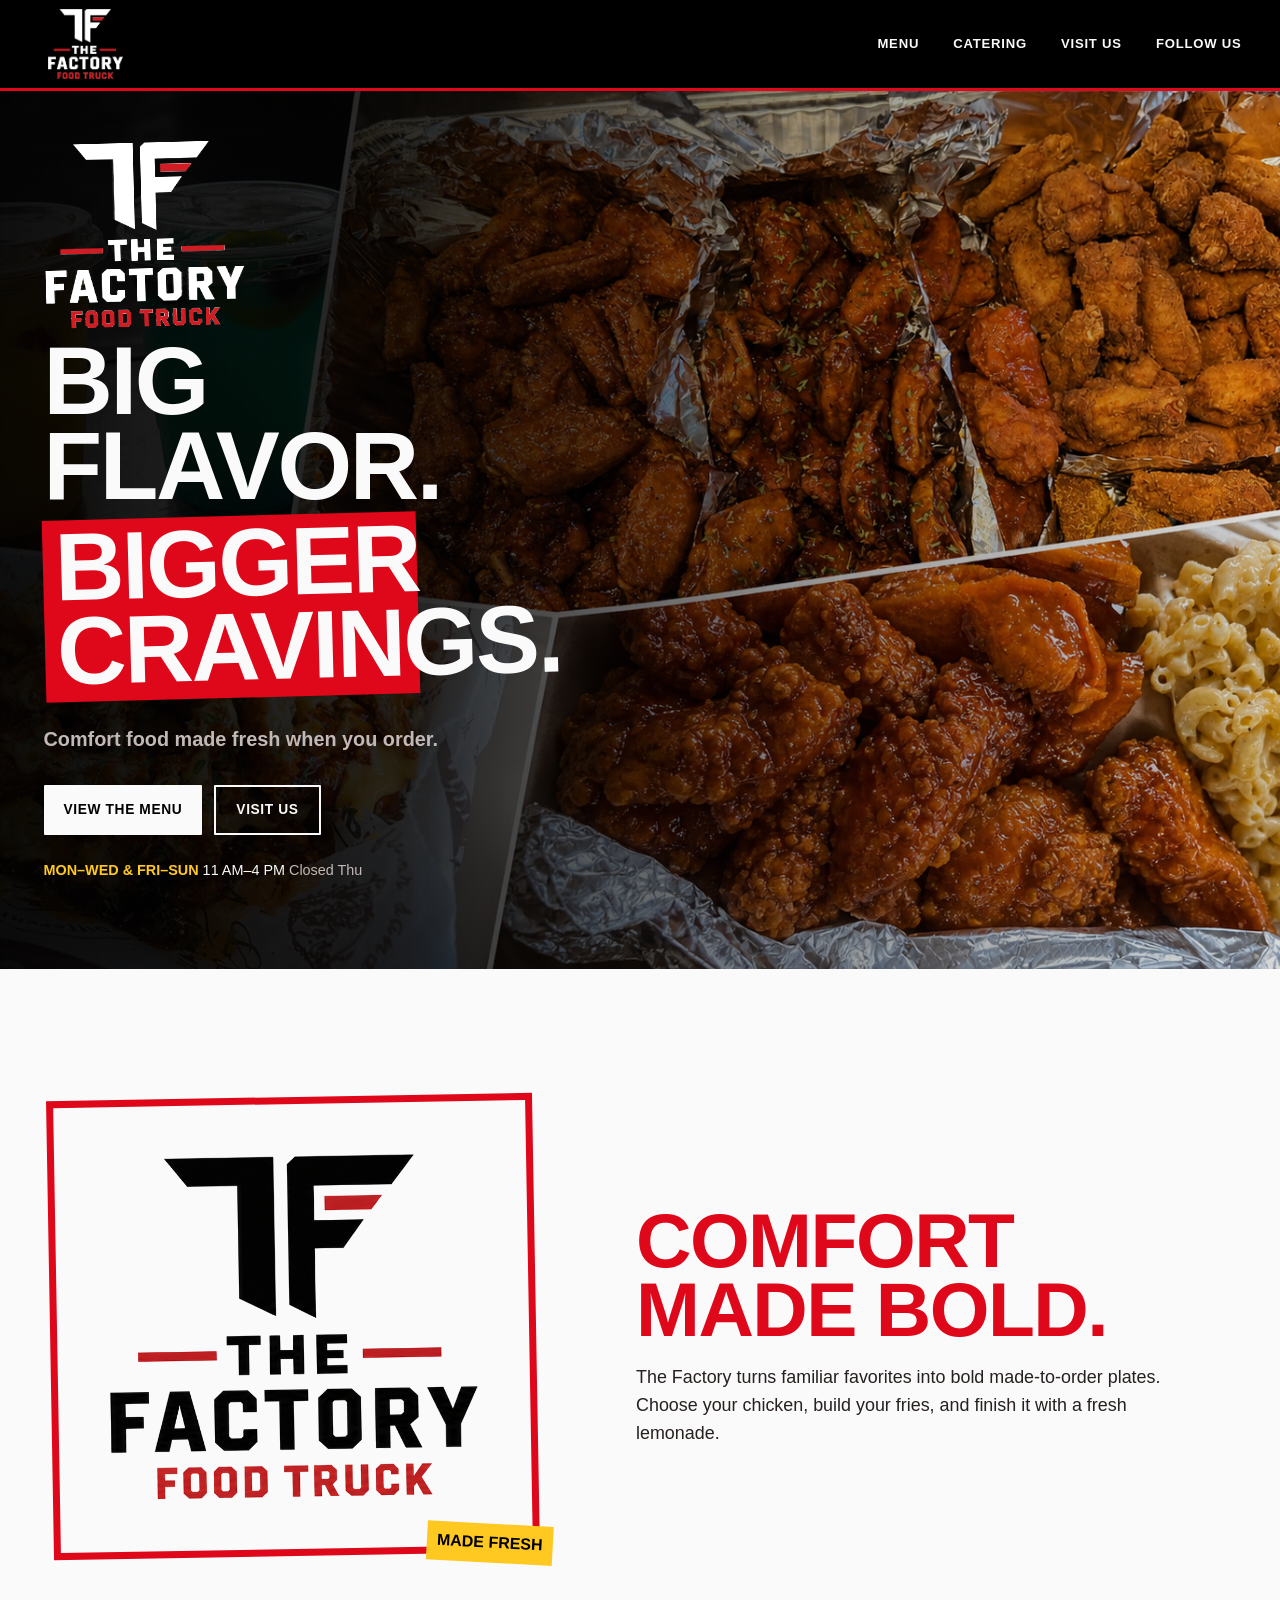
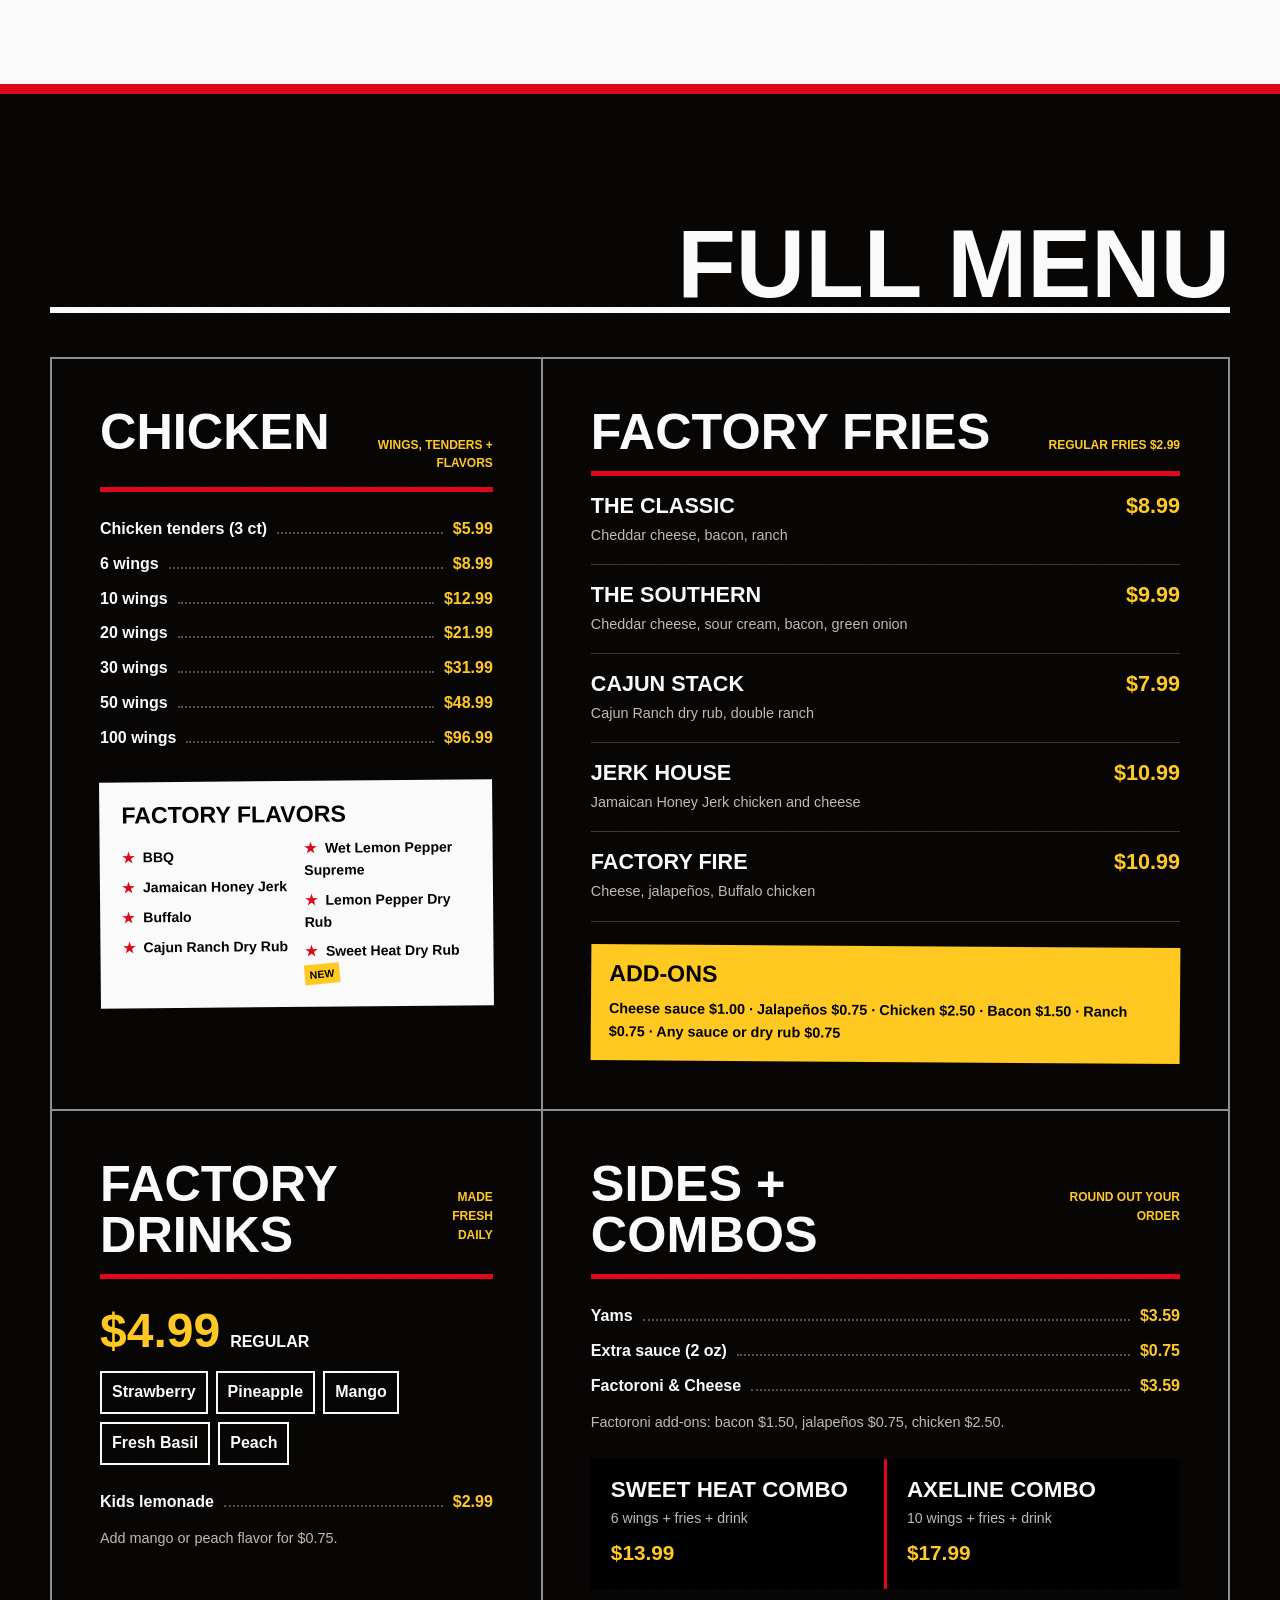
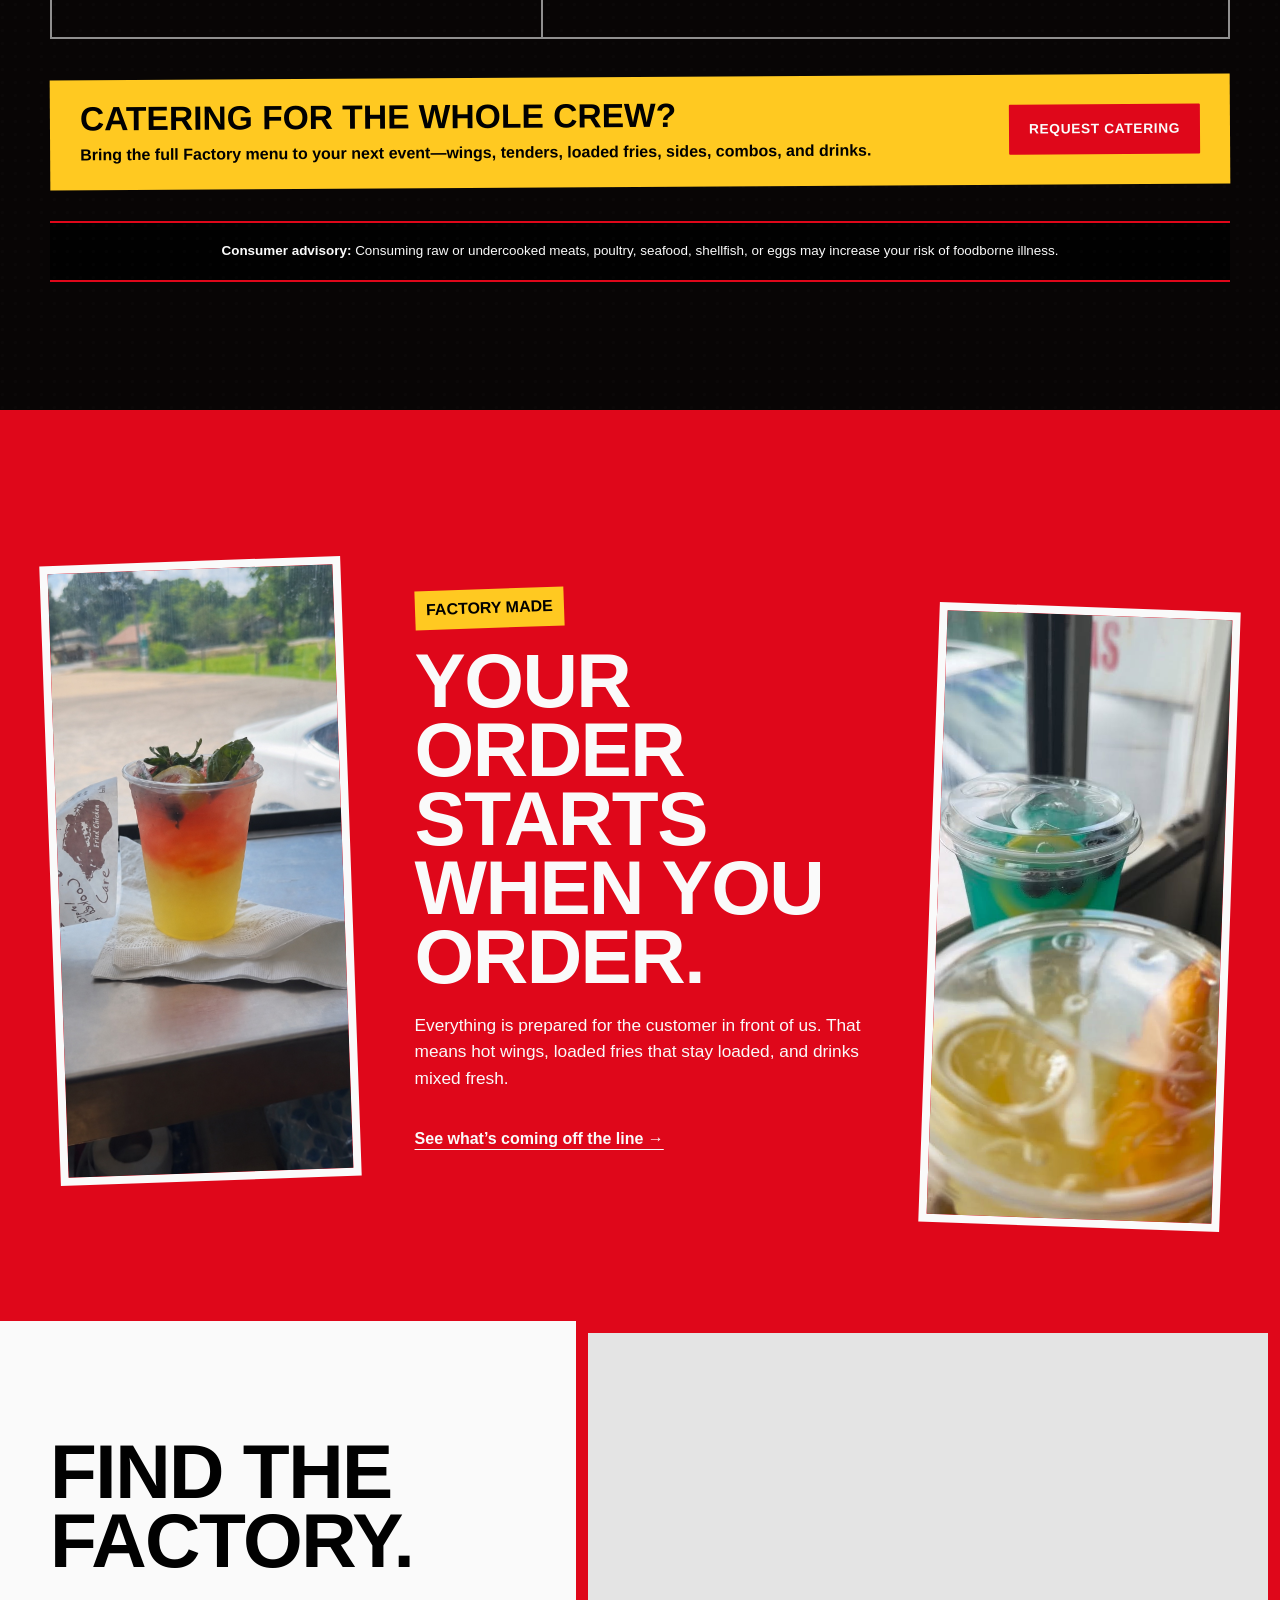
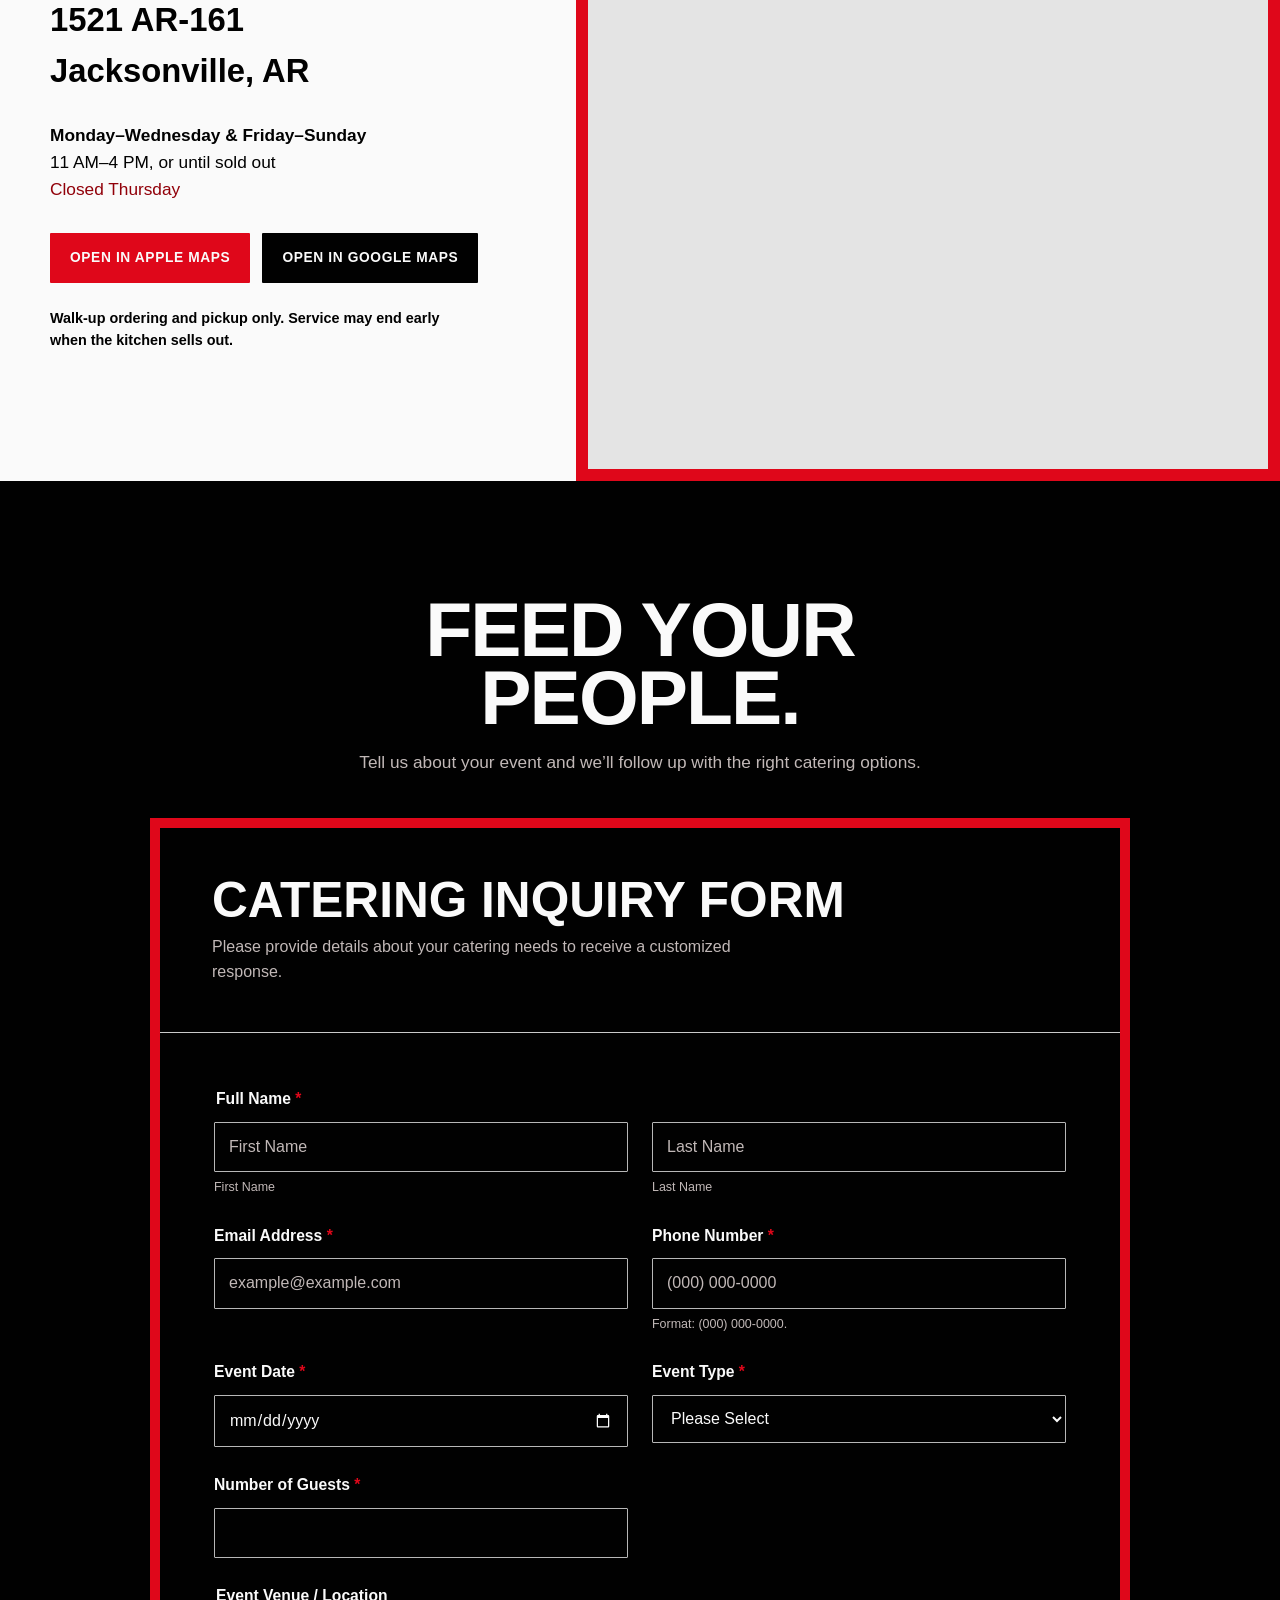
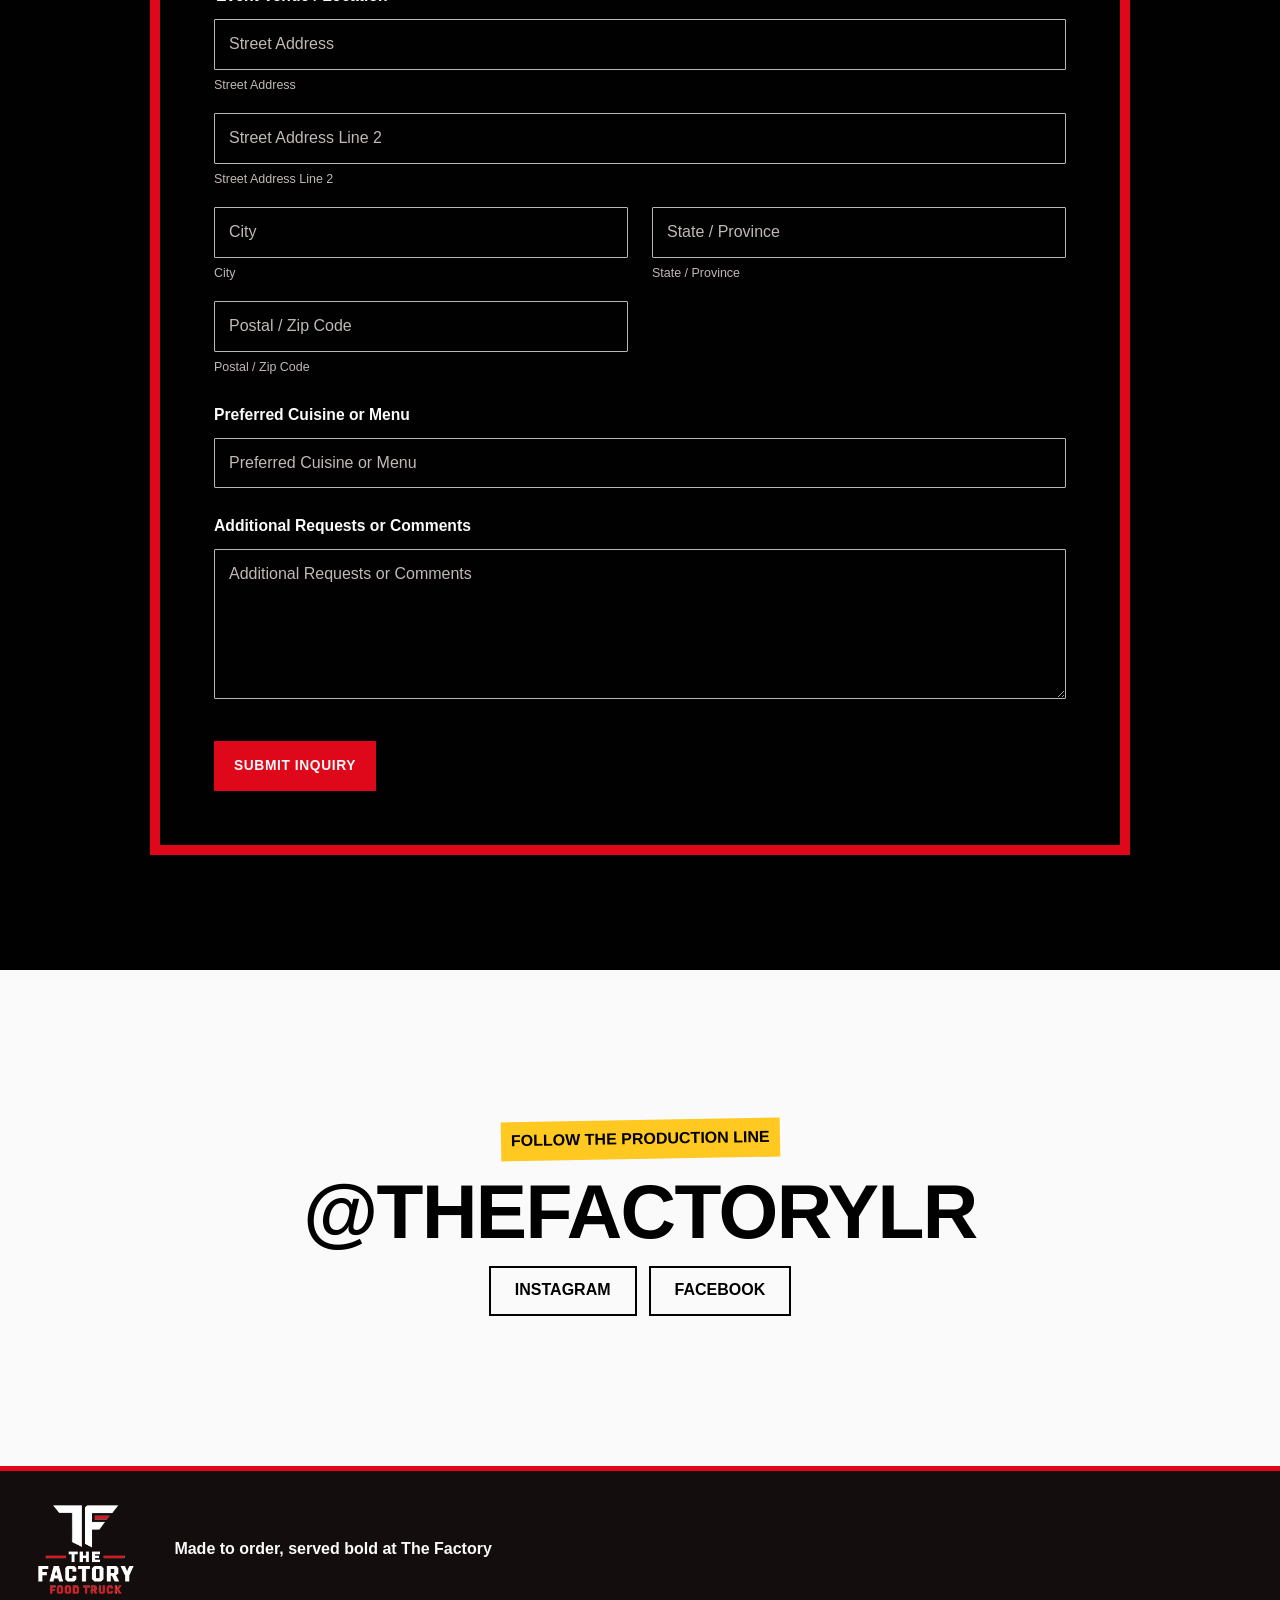
<file: index.html>
<!doctype html>
<html lang="en">
<head>
  <meta charset="UTF-8">
  <meta name="viewport" content="width=device-width, initial-scale=1.0, viewport-fit=cover">
  <meta name="description" content="The Factory Food Truck in Jacksonville, Arkansas serves made-to-order wings, loaded fries, fresh Factory Drinks, and catering for local events.">
  <meta name="theme-color" content="#090909">
  <meta name="application-name" content="The Factory Food Truck">
  <meta name="apple-mobile-web-app-title" content="The Factory Food Truck">
  <title>The Factory Food Truck</title>
  <link rel="icon" href="assets/factory-logo-white.png" type="image/png">
  <link rel="apple-touch-icon" href="assets/factory-logo-white.png">

  <meta property="og:type" content="website">
  <meta property="og:url" content="https://thefactoryfoodtruck.com/">
  <meta property="og:site_name" content="The Factory Food Truck">
  <meta property="og:title" content="The Factory Food Truck">
  <meta property="og:description" content="The Factory Food Truck in Jacksonville, Arkansas. Made-to-order wings, loaded fries, fresh Factory Drinks, and catering for local events.">
  <meta property="og:image" content="https://digitalcr8tive.github.io/the-factory-food-truck/assets/social-card.png">
  <meta property="og:image:width" content="1200">
  <meta property="og:image:height" content="630">
  <meta property="og:image:alt" content="The Factory Food Truck logo">

  <meta name="twitter:card" content="summary_large_image">
  <meta name="twitter:title" content="The Factory Food Truck">
  <meta name="twitter:description" content="The Factory Food Truck in Jacksonville, Arkansas. Made-to-order wings, loaded fries, fresh Factory Drinks, and catering for local events.">
  <meta name="twitter:image" content="https://digitalcr8tive.github.io/the-factory-food-truck/assets/social-card.png">
  <link rel="stylesheet" href="styles.css?v=20260723-mobile">
  <script type="application/ld+json">
  {
    "@context": "https://schema.org",
    "@type": "FoodTruck",
    "name": "The Factory Food Truck",
    "image": "assets/factory-food-collage.png",
    "servesCuisine": "American comfort food",
    "priceRange": "$",
    "address": {
      "@type": "PostalAddress",
      "streetAddress": "1521 AR-161",
      "addressLocality": "Jacksonville",
      "addressRegion": "AR",
      "addressCountry": "US"
    },
    "openingHours": ["Mo-We 11:00-16:00", "Fr-Su 11:00-16:00"],
    "sameAs": [
      "https://www.instagram.com/thefactorylr/",
      "https://www.facebook.com/profile.php?id=61587774105752"
    ]
  }
  </script>
</head>
<body>
  <a class="skip-link" href="#main">Skip to main content</a>

  <header class="site-header">
    <a class="wordmark" href="#top" aria-label="The Factory home">
      <img src="assets/factory-logo-client-dark.png" alt="The Factory Food Truck" width="667" height="618">
    </a>
    <button class="nav-toggle" type="button" aria-expanded="false" aria-controls="site-nav" aria-label="Open menu">
      <span class="nav-toggle-bars" aria-hidden="true"></span>
    </button>
    <nav id="site-nav" aria-label="Main navigation">
      <a href="#menu">Menu</a>
      <a href="#catering">Catering</a>
      <a href="#visit">Visit us</a>
      <a href="#follow-us">Follow us</a>
    </nav>
  </header>

  <main id="main">
    <section class="hero" id="top">
      <div class="hero-copy">
        <div class="hero-brand">
          <img src="assets/factory-logo-client-dark.png" alt="The Factory Food Truck" width="667" height="618">
        </div>
        <h1><span>Big flavor.</span><strong>Bigger cravings.</strong></h1>
        <p class="hero-lede">Comfort food made fresh when you order.</p>
        <div class="hero-actions">
          <a class="button button-light" href="#menu">View the menu</a>
          <a class="button button-outline" href="#visit">Visit us</a>
        </div>
        <p class="hours-line"><strong>Mon–Wed &amp; Fri–Sun</strong> 11 AM–4 PM <span>Closed Thu</span></p>
      </div>
    </section>

    <section class="intro">
      <div class="intro-logo">
        <img src="assets/factory-logo-client-transparent.png" alt="The Factory Food Truck" width="667" height="618">
      </div>
      <div class="intro-copy">
        <h2>Comfort made bold.</h2>
        <p>The Factory turns familiar favorites into bold made-to-order plates. Choose your chicken, build your fries, and finish it with a fresh lemonade.</p>
      </div>
    </section>

    <section class="menu-section" id="menu">
      <div class="section-heading">
        <h2>Full menu</h2>
      </div>

      <div class="menu-layout">
        <article class="menu-block wings-block">
          <div class="menu-title"><h3>Chicken</h3><span>Wings, tenders + flavors</span></div>
          <dl class="price-list compact chicken-tenders">
            <div><dt>Chicken tenders (3 ct)</dt><dd>$5.99</dd></div>
          </dl>
          <dl class="price-list">
            <div><dt>6 wings</dt><dd>$8.99</dd></div>
            <div><dt>10 wings</dt><dd>$12.99</dd></div>
            <div><dt>20 wings</dt><dd>$21.99</dd></div>
            <div><dt>30 wings</dt><dd>$31.99</dd></div>
            <div><dt>50 wings</dt><dd>$48.99</dd></div>
            <div><dt>100 wings</dt><dd>$96.99</dd></div>
          </dl>
          <div class="flavor-board">
            <h4>Factory flavors</h4>
            <ul>
              <li>BBQ</li>
              <li>Jamaican Honey Jerk</li>
              <li>Buffalo</li>
              <li>Cajun Ranch Dry Rub</li>
              <li>Wet Lemon Pepper Supreme</li>
              <li>Lemon Pepper Dry Rub</li>
              <li>Sweet Heat Dry Rub <span class="new-tag">New</span></li>
            </ul>
          </div>
        </article>

        <article class="menu-block fries-block">
          <div class="menu-title"><h3>Factory fries</h3><span>Regular fries $2.99</span></div>
          <div class="dish-list">
            <div><h4>The Classic <b>$8.99</b></h4><p>Cheddar cheese, bacon, ranch</p></div>
            <div><h4>The Southern <b>$9.99</b></h4><p>Cheddar cheese, sour cream, bacon, green onion</p></div>
            <div><h4>Cajun Stack <b>$7.99</b></h4><p>Cajun Ranch dry rub, double ranch</p></div>
            <div><h4>Jerk House <b>$10.99</b></h4><p>Jamaican Honey Jerk chicken and cheese</p></div>
            <div><h4>Factory Fire <b>$10.99</b></h4><p>Cheese, jalapeños, Buffalo chicken</p></div>
          </div>
          <div class="addons">
            <h4>Add-ons</h4>
            <p>Cheese sauce $1.00 · Jalapeños $0.75 · Chicken $2.50 · Bacon $1.50 · Ranch $0.75 · Any sauce or dry rub $0.75</p>
          </div>
        </article>

        <article class="menu-block drinks-block">
          <div class="menu-title"><h3>Factory drinks</h3><span>Made fresh daily</span></div>
          <div class="featured-price"><strong>$4.99</strong><span>Regular</span></div>
          <ul class="drink-flavors">
            <li>Strawberry</li><li>Pineapple</li><li>Mango</li><li>Fresh Basil</li><li>Peach</li>
          </ul>
          <dl class="price-list compact">
            <div><dt>Kids lemonade</dt><dd>$2.99</dd></div>
          </dl>
          <p class="small-note">Add mango or peach flavor for $0.75.</p>
        </article>

        <article class="menu-block extras-block">
          <div class="menu-title"><h3>Sides + combos</h3><span>Round out your order</span></div>
          <dl class="price-list compact">
            <div><dt>Yams</dt><dd>$3.59</dd></div>
            <div><dt>Extra sauce (2 oz)</dt><dd>$0.75</dd></div>
            <div><dt>Factoroni &amp; Cheese</dt><dd>$3.59</dd></div>
          </dl>
          <p class="small-note">Factoroni add-ons: bacon $1.50, jalapeños $0.75, chicken $2.50.</p>
          <div class="combo-list">
            <div><h4>Sweet Heat Combo</h4><p>6 wings + fries + drink</p><strong>$13.99</strong></div>
            <div><h4>Axeline Combo</h4><p>10 wings + fries + drink</p><strong>$17.99</strong></div>
          </div>
        </article>
      </div>
      <aside class="catering-note">
        <div>
          <strong>Catering for the whole crew?</strong>
          <p>Bring the full Factory menu to your next event—wings, tenders, loaded fries, sides, combos, and drinks.</p>
        </div>
        <a class="button button-red" href="#catering">Request catering</a>
      </aside>
      <p class="advisory"><strong>Consumer advisory:</strong> Consuming raw or undercooked meats, poultry, seafood, shellfish, or eggs may increase your risk of foodborne illness.</p>
    </section>

    <section class="food-story" aria-label="Fresh Factory drinks">
      <figure class="food-image tall">
        <img src="assets/factory-made.jpg?v=20260722-clean" alt="A strawberry basil Factory lemonade made fresh at the truck" width="640" height="1136">
      </figure>
      <div class="food-copy">
        <p class="script-line">Factory made</p>
        <h2>Your order starts when you order.</h2>
        <p>Everything is prepared for the customer in front of us. That means hot wings, loaded fries that stay loaded, and drinks mixed fresh.</p>
        <a class="text-link" href="https://www.instagram.com/thefactorylr/" target="_blank" rel="noopener">See what’s coming off the line →</a>
      </div>
      <figure class="food-image tall front-cup">
        <img src="assets/factory-lemonades.jpg" alt="Blue and peach Factory lemonades in clear cups" width="640" height="1136">
      </figure>
    </section>

    <section class="visit-section" id="visit">
      <div class="visit-copy">
        <h2>Find the Factory.</h2>
        <address>1521 AR-161<br>Jacksonville, AR</address>
        <p class="visit-hours"><strong>Monday–Wednesday &amp; Friday–Sunday</strong><br>11 AM–4 PM, or until sold out<br><span>Closed Thursday</span></p>
        <div class="visit-actions">
          <a class="button button-red" href="https://maps.apple.com/?address=1521%20AR-161,%20Jacksonville,%20AR" target="_blank" rel="noopener">Open in Apple Maps</a>
          <a class="button button-dark" href="https://www.google.com/maps/search/?api=1&query=1521+AR-161+Jacksonville+AR" target="_blank" rel="noopener">Open in Google Maps</a>
        </div>
        <p class="pickup-note">Walk-up ordering and pickup only. Service may end early when the kitchen sells out.</p>
      </div>
      <div class="map-panel">
        <iframe
          title="Map showing The Factory Food Truck at 1521 AR-161 in Jacksonville, Arkansas"
          src="https://www.google.com/maps?q=1521%20AR-161%2C%20Jacksonville%2C%20AR&amp;output=embed"
          loading="lazy"
          referrerpolicy="no-referrer-when-downgrade"
          allowfullscreen>
        </iframe>
      </div>
    </section>

    <section class="catering-form-section" id="catering" aria-labelledby="catering-form-title">
      <div class="catering-form-intro">
        <h2 id="catering-form-title">Feed your people.</h2>
        <p>Tell us about your event and we’ll follow up with the right catering options.</p>
      </div>
      <div class="catering-form-frame">
        <form id="catering-form" class="native-catering-form" novalidate>
          <div class="native-form-header">
            <h3>Catering Inquiry Form</h3>
            <p>Please provide details about your catering needs to receive a customized response.</p>
          </div>

          <div class="native-form-body">
            <div class="form-field form-field-full">
              <fieldset class="field-group">
                <legend>Full Name <span aria-hidden="true">*</span></legend>
                <div class="form-grid form-grid-two">
                  <label>
                    <span class="sr-only">First Name</span>
                    <input name="firstName" type="text" autocomplete="given-name" placeholder="First Name" required>
                    <small>First Name</small>
                  </label>
                  <label>
                    <span class="sr-only">Last Name</span>
                    <input name="lastName" type="text" autocomplete="family-name" placeholder="Last Name" required>
                    <small>Last Name</small>
                  </label>
                </div>
              </fieldset>
            </div>

            <div class="form-field">
              <label for="email">Email Address <span aria-hidden="true">*</span></label>
              <input id="email" name="email" type="email" autocomplete="email" placeholder="example@example.com" required>
            </div>
            <div class="form-field">
              <label for="phone">Phone Number <span aria-hidden="true">*</span></label>
              <input id="phone" name="phone" type="tel" autocomplete="tel" inputmode="tel" placeholder="(000) 000-0000" required>
              <small>Format: (000) 000-0000.</small>
            </div>

            <div class="form-field">
              <label for="event-date">Event Date <span aria-hidden="true">*</span></label>
              <input id="event-date" name="eventDate" type="date" required>
            </div>
            <div class="form-field">
              <label for="event-type">Event Type <span aria-hidden="true">*</span></label>
              <select id="event-type" name="eventType" required>
                <option value="">Please Select</option>
                <option>Wedding</option>
                <option>Corporate Event</option>
                <option>Birthday</option>
                <option>Anniversary</option>
                <option>Other</option>
              </select>
            </div>

            <div class="form-field">
              <label for="guest-count">Number of Guests <span aria-hidden="true">*</span></label>
              <input id="guest-count" name="guestCount" type="number" min="1" step="1" required>
            </div>

            <fieldset class="field-group form-field-full">
              <legend>Event Venue / Location</legend>
              <div class="form-grid form-grid-two">
                <label class="form-field-full">
                  <span class="sr-only">Street Address</span>
                  <input name="streetAddress" type="text" autocomplete="street-address" placeholder="Street Address">
                  <small>Street Address</small>
                </label>
                <label class="form-field-full">
                  <span class="sr-only">Street Address Line 2</span>
                  <input name="streetAddressLine2" type="text" autocomplete="address-line2" placeholder="Street Address Line 2">
                  <small>Street Address Line 2</small>
                </label>
                <label>
                  <span class="sr-only">City</span>
                  <input name="city" type="text" autocomplete="address-level2" placeholder="City">
                  <small>City</small>
                </label>
                <label>
                  <span class="sr-only">State / Province</span>
                  <input name="state" type="text" autocomplete="address-level1" placeholder="State / Province">
                  <small>State / Province</small>
                </label>
                <label>
                  <span class="sr-only">Postal / Zip Code</span>
                  <input name="postalCode" type="text" autocomplete="postal-code" inputmode="numeric" placeholder="Postal / Zip Code">
                  <small>Postal / Zip Code</small>
                </label>
              </div>
            </fieldset>

            <div class="form-field form-field-full">
              <label for="preferred-menu">Preferred Cuisine or Menu</label>
              <input id="preferred-menu" name="preferredMenu" type="text" placeholder="Preferred Cuisine or Menu">
            </div>
            <div class="form-field form-field-full">
              <label for="comments">Additional Requests or Comments</label>
              <textarea id="comments" name="comments" rows="5" placeholder="Additional Requests or Comments"></textarea>
            </div>

            <div class="form-submit-row">
              <button class="button button-red" type="submit">Submit Inquiry</button>
              <p id="catering-status" class="form-status" role="status" aria-live="polite"></p>
            </div>
          </div>
        </form>
      </div>
    </section>

    <section class="social-section" id="follow-us">
      <p>Follow the production line</p>
      <h2>@thefactorylr</h2>
      <div class="social-links">
        <a href="https://www.instagram.com/thefactorylr/" target="_blank" rel="noopener">Instagram</a>
        <a href="https://www.facebook.com/profile.php?id=61587774105752" target="_blank" rel="noopener">Facebook</a>
      </div>
    </section>
  </main>

  <footer>
    <img class="footer-logo" src="assets/factory-logo-client-dark.png" alt="The Factory Food Truck" width="667" height="618">
    <p>Made to order, served bold at The Factory</p>
  </footer>

  <script src="catering-config.js"></script>
  <script src="script.js"></script>
</body>
</html>
</file>
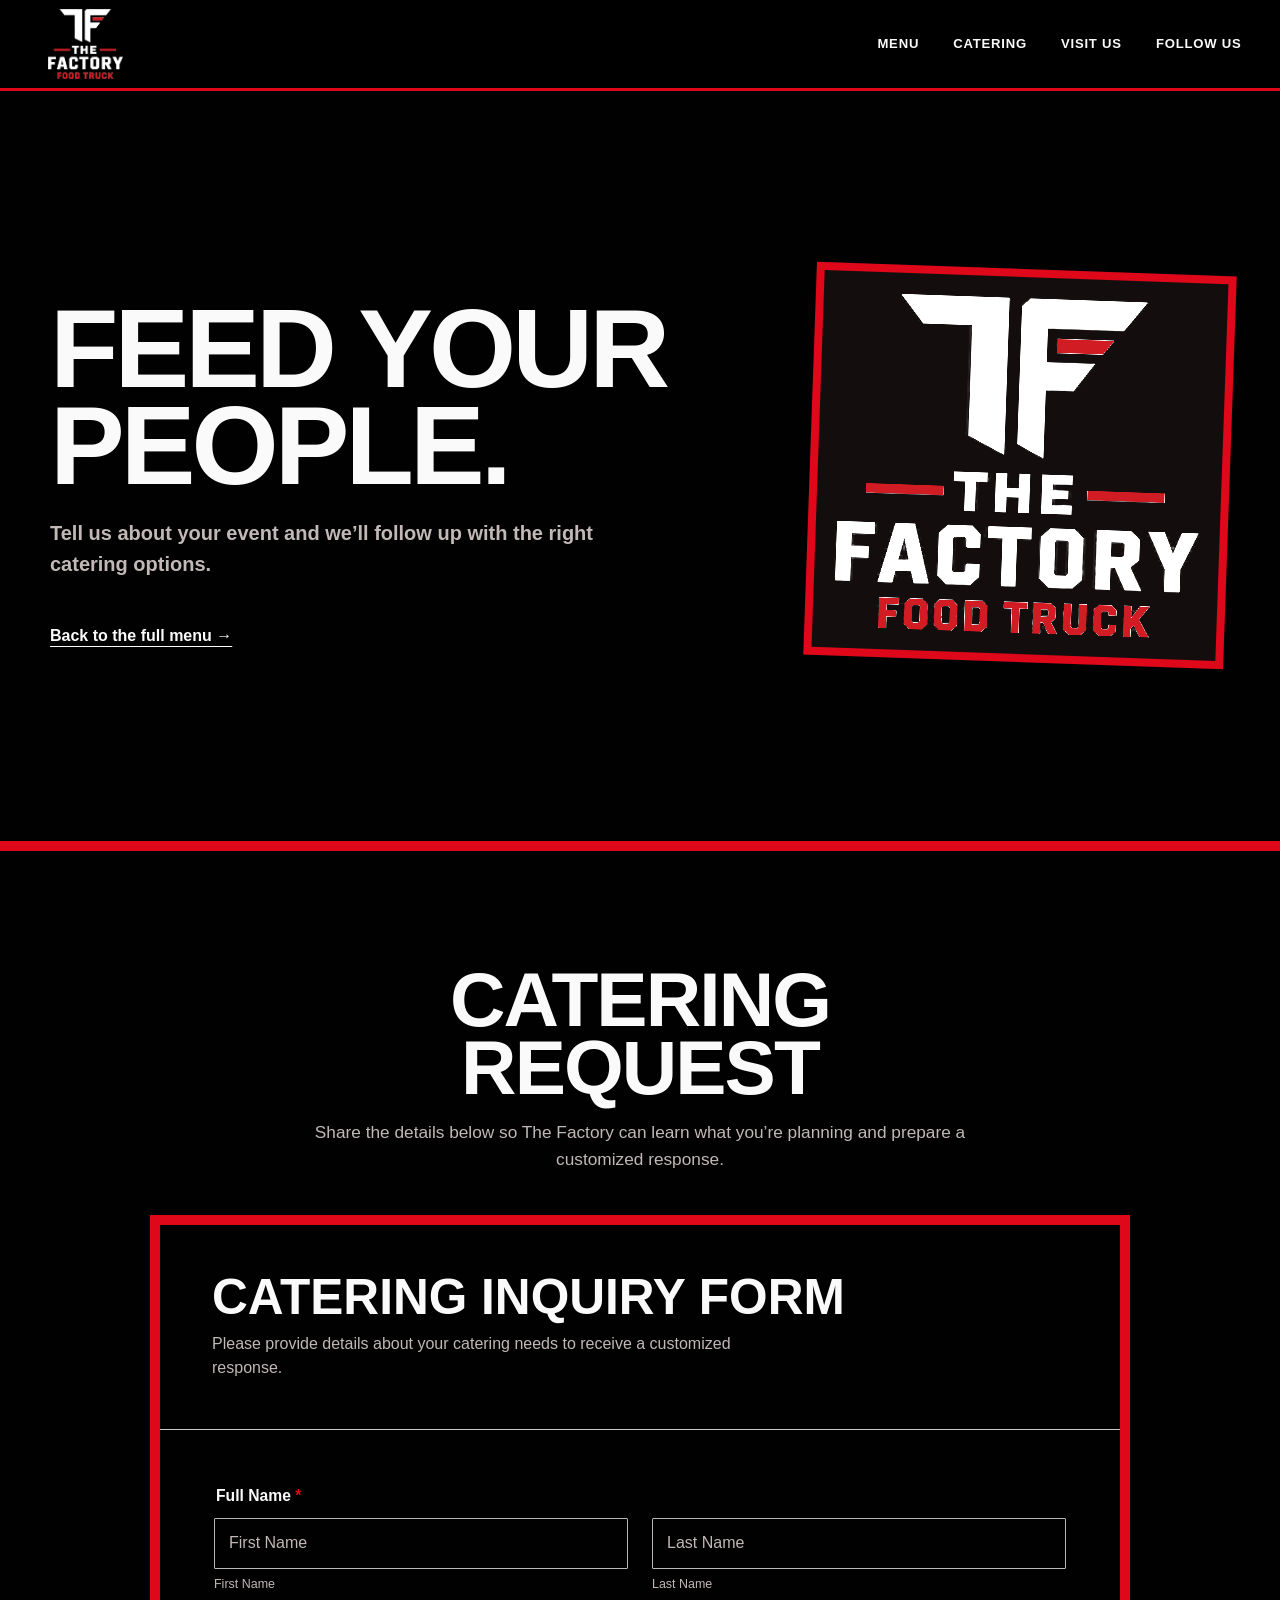
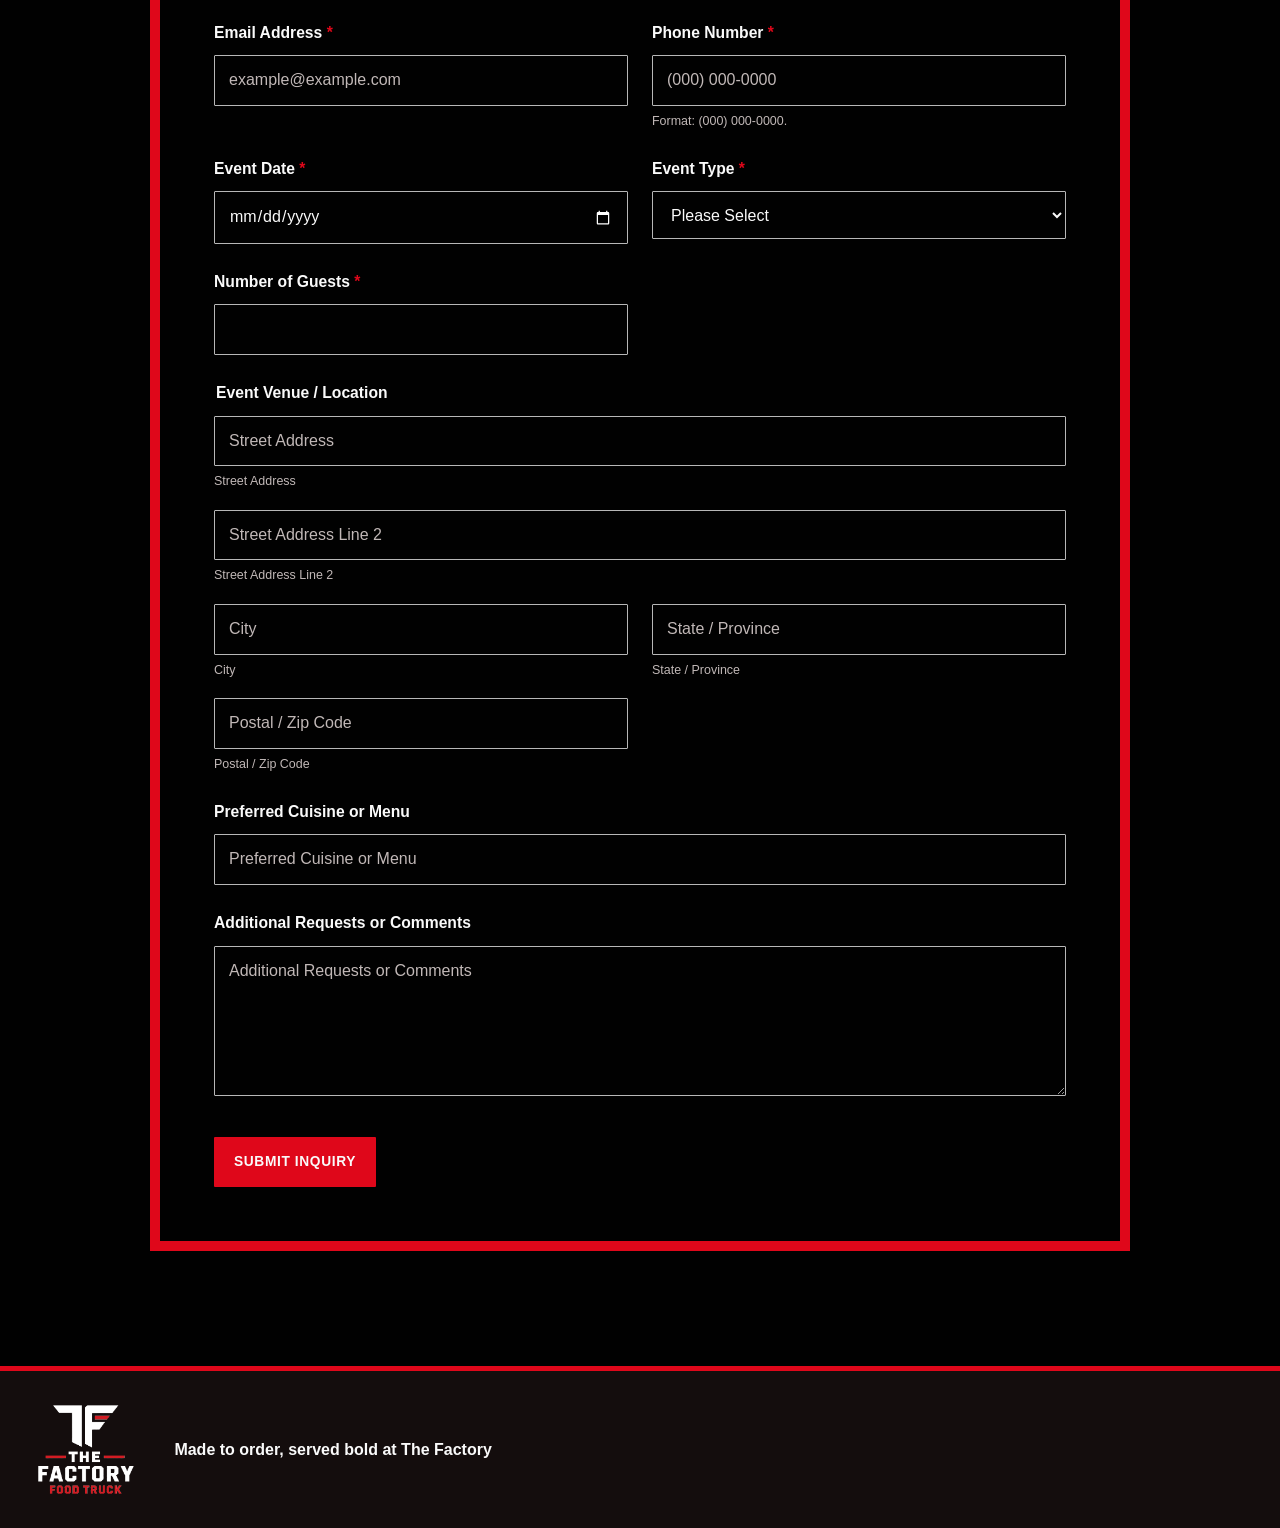
<file: catering.html>
<!doctype html>
<html lang="en">
<head>
  <meta charset="UTF-8">
  <meta name="viewport" content="width=device-width, initial-scale=1.0, viewport-fit=cover">
  <meta name="description" content="Request The Factory Food Truck for your next event. Catering inquiries for Jacksonville and surrounding areas.">
  <meta name="theme-color" content="#090909">
  <title>Catering | The Factory Food Truck</title>
  <link rel="icon" href="assets/factory-logo-white.png" type="image/png">
  <link rel="stylesheet" href="styles.css?v=20260723-mobile">
</head>
<body class="catering-page">
  <a class="skip-link" href="#main">Skip to main content</a>

  <header class="site-header">
    <a class="wordmark" href="index.html#top" aria-label="The Factory home">
      <img src="assets/factory-logo-client-dark.png" alt="The Factory Food Truck" width="667" height="618">
    </a>
    <button class="nav-toggle" type="button" aria-expanded="false" aria-controls="site-nav" aria-label="Open menu">
      <span class="nav-toggle-bars" aria-hidden="true"></span>
    </button>
    <nav id="site-nav" aria-label="Main navigation">
      <a href="index.html#menu">Menu</a>
      <a href="index.html#catering" aria-current="page">Catering</a>
      <a href="index.html#visit">Visit us</a>
      <a href="index.html#follow-us">Follow us</a>
    </nav>
  </header>

  <main id="main">
    <section class="catering-hero">
      <div class="catering-hero-copy">
        <h1>Feed your people.</h1>
        <p>Tell us about your event and we’ll follow up with the right catering options.</p>
        <a class="text-link" href="index.html#menu">Back to the full menu →</a>
      </div>
      <div class="catering-hero-mark" aria-hidden="true">
        <img src="assets/factory-logo-client-dark.png" alt="" width="667" height="618">
      </div>
    </section>

    <section class="catering-form-section" aria-labelledby="catering-form-title">
      <div class="catering-form-intro">
        <h2 id="catering-form-title">Catering request</h2>
        <p>Share the details below so The Factory can learn what you’re planning and prepare a customized response.</p>
      </div>
      <div class="catering-form-frame">
        <form id="catering-form" class="native-catering-form" novalidate>
          <div class="native-form-header">
            <h3>Catering Inquiry Form</h3>
            <p>Please provide details about your catering needs to receive a customized response.</p>
          </div>

          <div class="native-form-body">
            <div class="form-field form-field-full">
              <fieldset class="field-group">
                <legend>Full Name <span aria-hidden="true">*</span></legend>
                <div class="form-grid form-grid-two">
                  <label>
                    <span class="sr-only">First Name</span>
                    <input name="firstName" type="text" autocomplete="given-name" placeholder="First Name" required>
                    <small>First Name</small>
                  </label>
                  <label>
                    <span class="sr-only">Last Name</span>
                    <input name="lastName" type="text" autocomplete="family-name" placeholder="Last Name" required>
                    <small>Last Name</small>
                  </label>
                </div>
              </fieldset>
            </div>

            <div class="form-field">
              <label for="email">Email Address <span aria-hidden="true">*</span></label>
              <input id="email" name="email" type="email" autocomplete="email" placeholder="example@example.com" required>
            </div>
            <div class="form-field">
              <label for="phone">Phone Number <span aria-hidden="true">*</span></label>
              <input id="phone" name="phone" type="tel" autocomplete="tel" inputmode="tel" placeholder="(000) 000-0000" required>
              <small>Format: (000) 000-0000.</small>
            </div>

            <div class="form-field">
              <label for="event-date">Event Date <span aria-hidden="true">*</span></label>
              <input id="event-date" name="eventDate" type="date" required>
            </div>
            <div class="form-field">
              <label for="event-type">Event Type <span aria-hidden="true">*</span></label>
              <select id="event-type" name="eventType" required>
                <option value="">Please Select</option>
                <option>Wedding</option>
                <option>Corporate Event</option>
                <option>Birthday</option>
                <option>Anniversary</option>
                <option>Other</option>
              </select>
            </div>

            <div class="form-field">
              <label for="guest-count">Number of Guests <span aria-hidden="true">*</span></label>
              <input id="guest-count" name="guestCount" type="number" min="1" step="1" required>
            </div>

            <fieldset class="field-group form-field-full">
              <legend>Event Venue / Location</legend>
              <div class="form-grid form-grid-two">
                <label class="form-field-full">
                  <span class="sr-only">Street Address</span>
                  <input name="streetAddress" type="text" autocomplete="street-address" placeholder="Street Address">
                  <small>Street Address</small>
                </label>
                <label class="form-field-full">
                  <span class="sr-only">Street Address Line 2</span>
                  <input name="streetAddressLine2" type="text" autocomplete="address-line2" placeholder="Street Address Line 2">
                  <small>Street Address Line 2</small>
                </label>
                <label>
                  <span class="sr-only">City</span>
                  <input name="city" type="text" autocomplete="address-level2" placeholder="City">
                  <small>City</small>
                </label>
                <label>
                  <span class="sr-only">State / Province</span>
                  <input name="state" type="text" autocomplete="address-level1" placeholder="State / Province">
                  <small>State / Province</small>
                </label>
                <label>
                  <span class="sr-only">Postal / Zip Code</span>
                  <input name="postalCode" type="text" autocomplete="postal-code" inputmode="numeric" placeholder="Postal / Zip Code">
                  <small>Postal / Zip Code</small>
                </label>
              </div>
            </fieldset>

            <div class="form-field form-field-full">
              <label for="preferred-menu">Preferred Cuisine or Menu</label>
              <input id="preferred-menu" name="preferredMenu" type="text" placeholder="Preferred Cuisine or Menu">
            </div>
            <div class="form-field form-field-full">
              <label for="comments">Additional Requests or Comments</label>
              <textarea id="comments" name="comments" rows="5" placeholder="Additional Requests or Comments"></textarea>
            </div>

            <div class="form-submit-row">
              <button class="button button-red" type="submit">Submit Inquiry</button>
              <p id="catering-status" class="form-status" role="status" aria-live="polite"></p>
            </div>
          </div>
        </form>
      </div>
    </section>
  </main>

  <footer>
    <img class="footer-logo" src="assets/factory-logo-client-dark.png" alt="The Factory Food Truck" width="667" height="618">
    <p>Made to order, served bold at The Factory</p>
  </footer>

  <script src="catering-config.js"></script>
  <script src="script.js"></script>
</body>
</html>
</file>
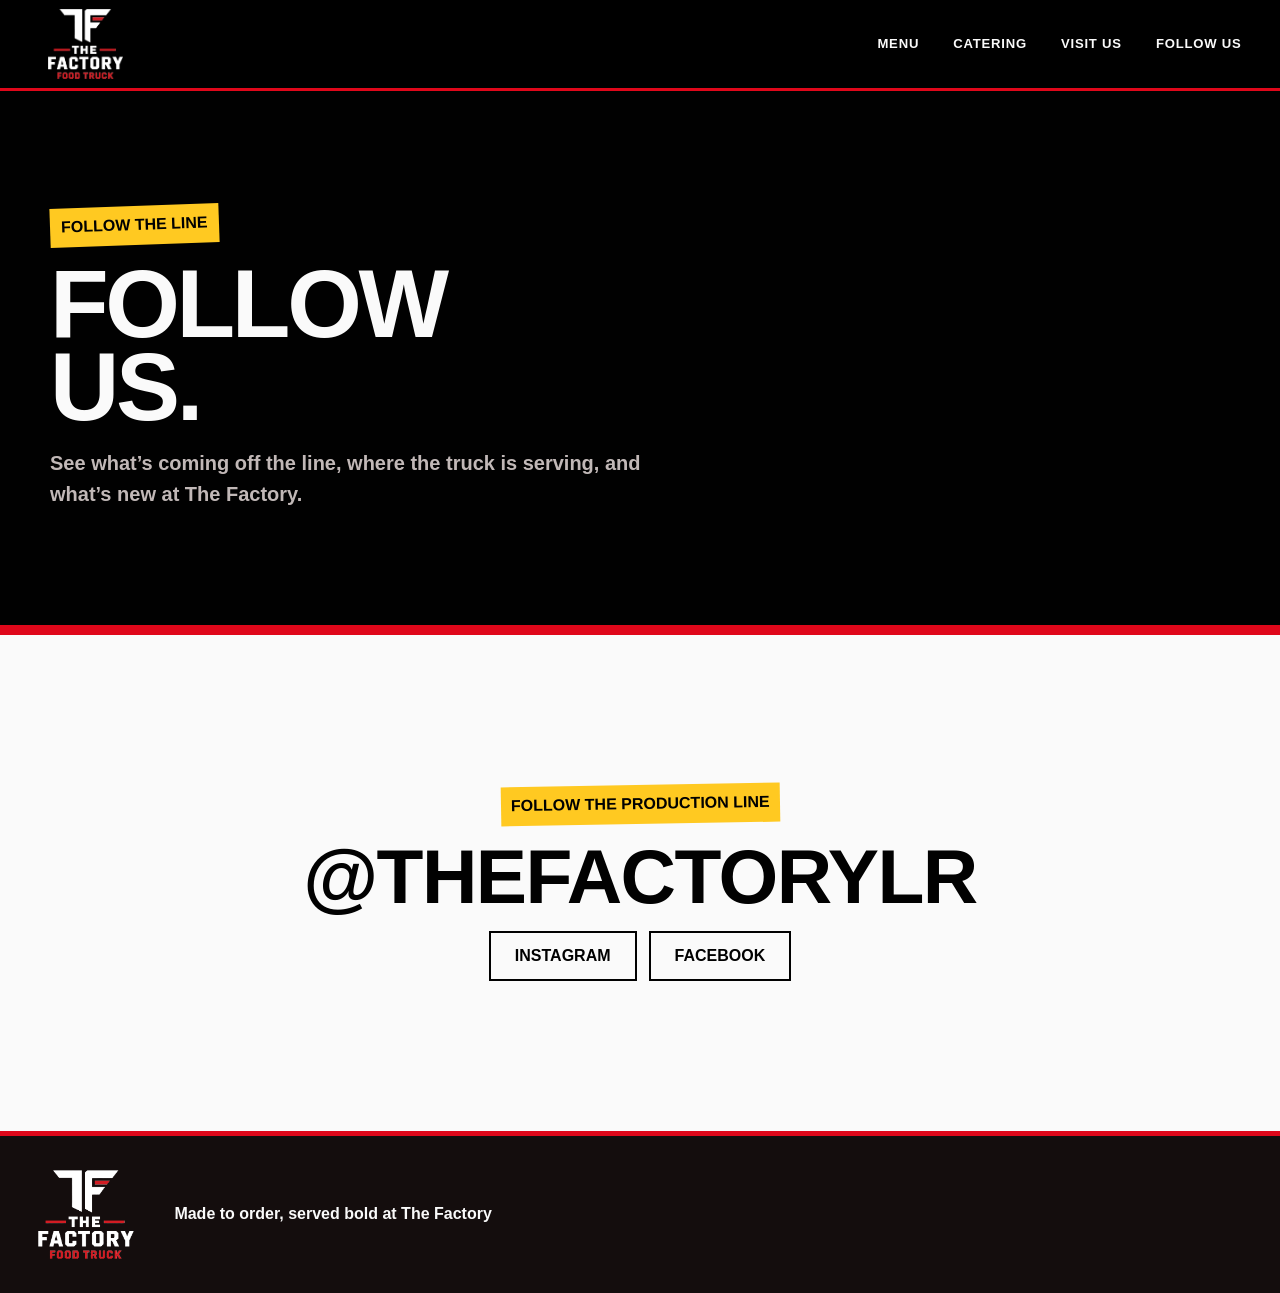
<file: follow-us.html>
<!doctype html>
<html lang="en">
<head>
  <meta charset="UTF-8">
  <meta name="viewport" content="width=device-width, initial-scale=1.0, viewport-fit=cover">
  <meta name="description" content="Follow The Factory Food Truck on Instagram and Facebook for fresh drops and truck updates.">
  <meta name="theme-color" content="#090909">
  <title>Follow Us | The Factory Food Truck</title>
  <link rel="icon" href="assets/factory-logo-white.png" type="image/png">
  <link rel="stylesheet" href="styles.css?v=20260723-mobile">
</head>
<body class="follow-page">
  <a class="skip-link" href="#main">Skip to main content</a>
  <header class="site-header">
    <a class="wordmark" href="index.html#top" aria-label="The Factory home"><img src="assets/factory-logo-client-dark.png" alt="The Factory Food Truck" width="667" height="618"></a>
    <button class="nav-toggle" type="button" aria-expanded="false" aria-controls="site-nav" aria-label="Open menu"><span class="nav-toggle-bars" aria-hidden="true"></span></button>
    <nav id="site-nav" aria-label="Main navigation">
      <a href="index.html#menu">Menu</a>
      <a href="index.html#catering">Catering</a>
      <a href="index.html#visit">Visit us</a>
      <a href="index.html#follow-us" aria-current="page">Follow us</a>
    </nav>
  </header>

  <main id="main">
    <section class="page-intro"><p class="script-line">Follow the line</p><h1>Follow us.</h1><p>See what’s coming off the line, where the truck is serving, and what’s new at The Factory.</p></section>
    <section class="social-section" id="social">
      <p>Follow the production line</p>
      <h2>@thefactorylr</h2>
      <div class="social-links"><a href="https://www.instagram.com/thefactorylr/" target="_blank" rel="noopener">Instagram</a><a href="https://www.facebook.com/profile.php?id=61587774105752" target="_blank" rel="noopener">Facebook</a></div>
    </section>
  </main>

  <footer><img class="footer-logo" src="assets/factory-logo-client-dark.png" alt="The Factory Food Truck" width="667" height="618"><p>Made to order, served bold at The Factory</p></footer>
  <script src="script.js"></script>
</body>
</html>
</file>
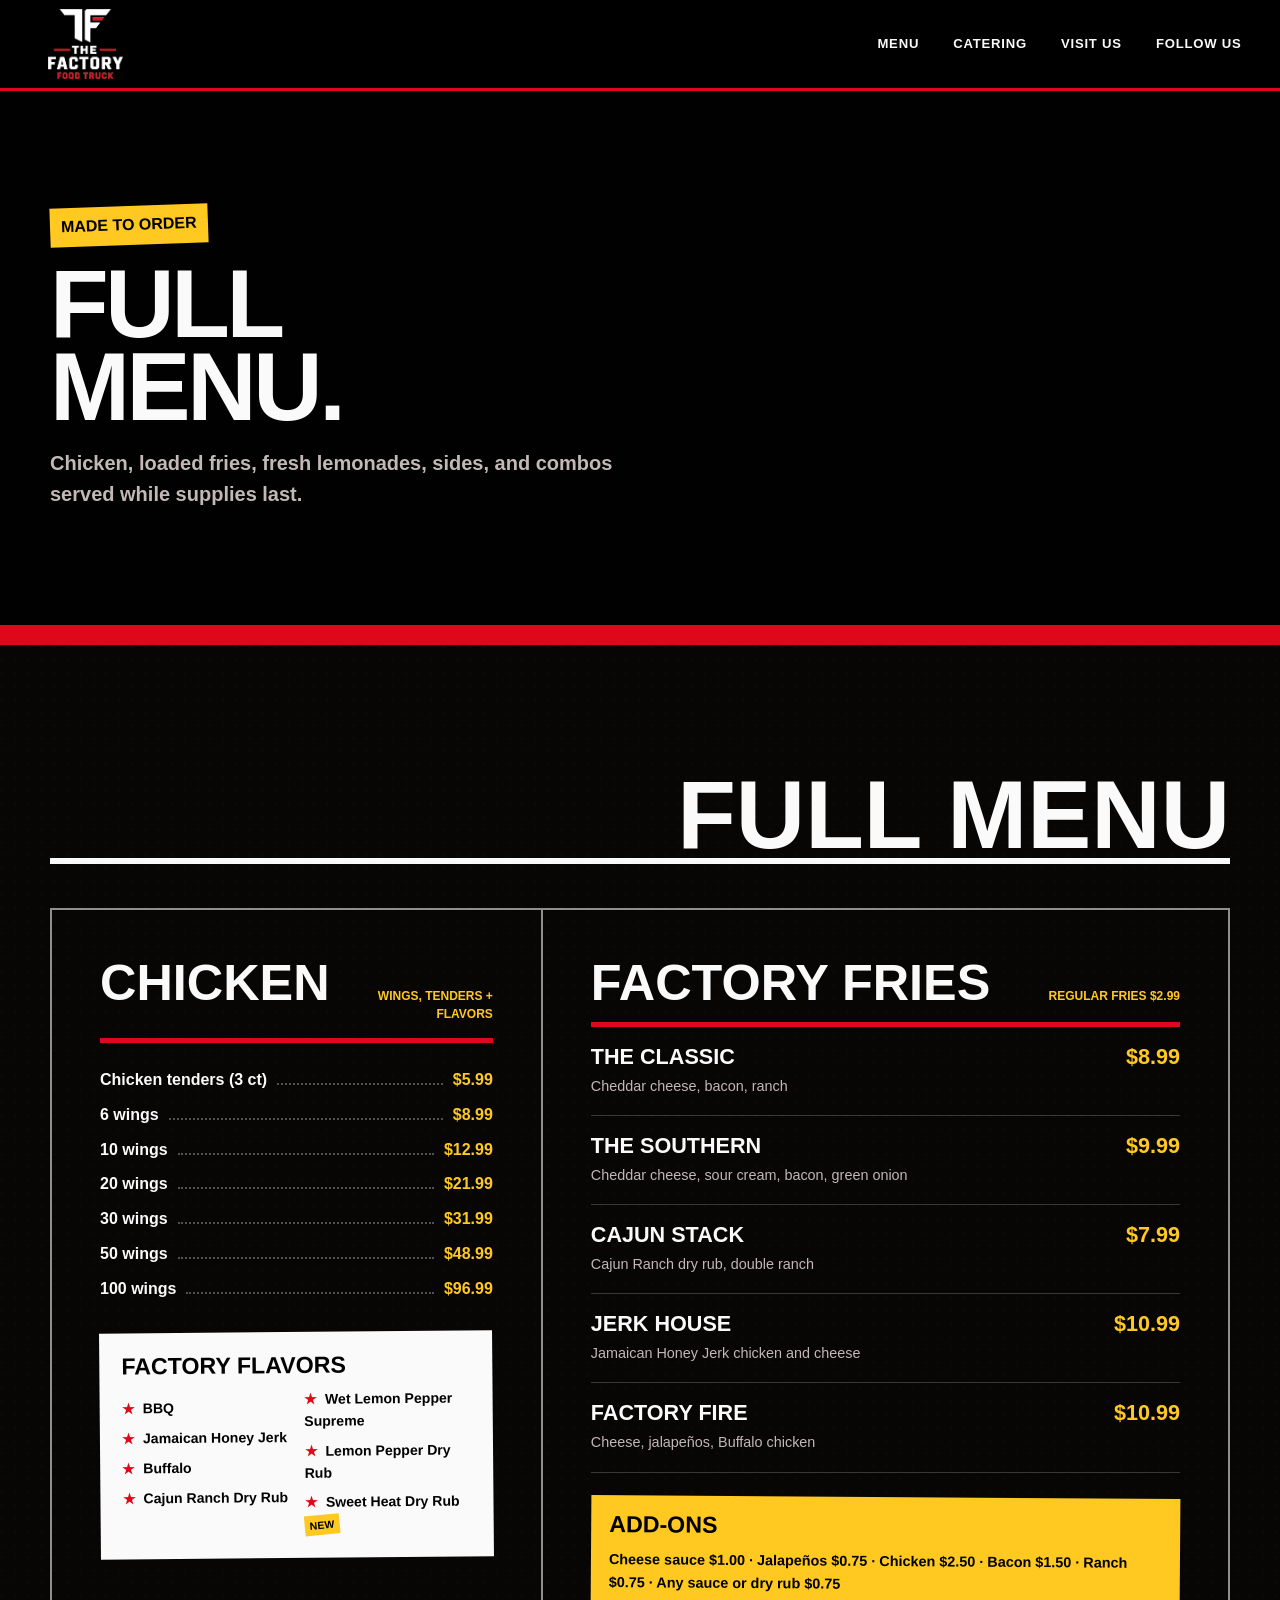
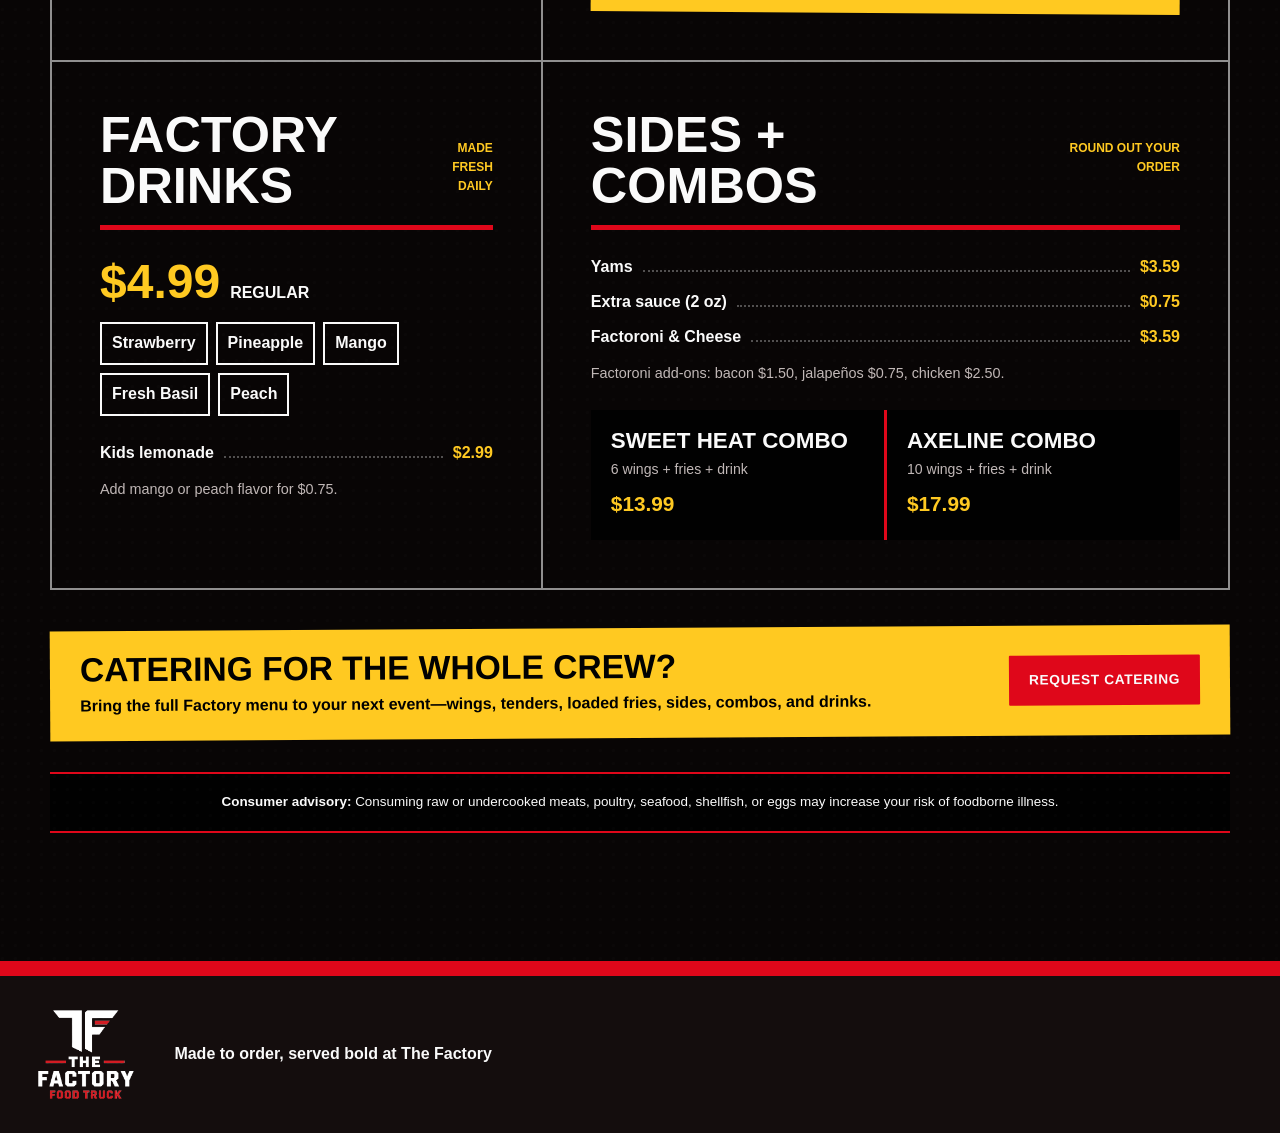
<file: menu.html>
<!doctype html>
<html lang="en">
<head>
  <meta charset="UTF-8">
  <meta name="viewport" content="width=device-width, initial-scale=1.0, viewport-fit=cover">
  <meta name="description" content="The Factory Food Truck full chicken, fries, lemonade, sides, and combo menu in Jacksonville, Arkansas.">
  <meta name="theme-color" content="#090909">
  <title>Menu | The Factory Food Truck</title>
  <link rel="icon" href="assets/factory-logo-white.png" type="image/png">
  <link rel="stylesheet" href="styles.css?v=20260723-mobile">
</head>
<body class="menu-page">
  <a class="skip-link" href="#main">Skip to main content</a>
  <header class="site-header">
    <a class="wordmark" href="index.html#top" aria-label="The Factory home"><img src="assets/factory-logo-client-dark.png" alt="The Factory Food Truck" width="667" height="618"></a>
    <button class="nav-toggle" type="button" aria-expanded="false" aria-controls="site-nav" aria-label="Open menu"><span class="nav-toggle-bars" aria-hidden="true"></span></button>
    <nav id="site-nav" aria-label="Main navigation">
      <a href="index.html#menu" aria-current="page">Menu</a>
      <a href="index.html#catering">Catering</a>
      <a href="index.html#visit">Visit us</a>
      <a href="index.html#follow-us">Follow us</a>
    </nav>
  </header>

  <main id="main">
    <section class="page-intro">
      <p class="script-line">Made to order</p>
      <h1>Full menu.</h1>
      <p>Chicken, loaded fries, fresh lemonades, sides, and combos served while supplies last.</p>
    </section>

    <section class="menu-section" id="menu">
      <div class="section-heading"><h2>Full menu</h2></div>
      <div class="menu-layout">
        <article class="menu-block wings-block">
          <div class="menu-title"><h3>Chicken</h3><span>Wings, tenders + flavors</span></div>
          <dl class="price-list compact chicken-tenders"><div><dt>Chicken tenders (3 ct)</dt><dd>$5.99</dd></div></dl>
          <dl class="price-list">
            <div><dt>6 wings</dt><dd>$8.99</dd></div>
            <div><dt>10 wings</dt><dd>$12.99</dd></div>
            <div><dt>20 wings</dt><dd>$21.99</dd></div>
            <div><dt>30 wings</dt><dd>$31.99</dd></div>
            <div><dt>50 wings</dt><dd>$48.99</dd></div>
            <div><dt>100 wings</dt><dd>$96.99</dd></div>
          </dl>
          <div class="flavor-board"><h4>Factory flavors</h4><ul>
            <li>BBQ</li><li>Jamaican Honey Jerk</li><li>Buffalo</li><li>Cajun Ranch Dry Rub</li><li>Wet Lemon Pepper Supreme</li><li>Lemon Pepper Dry Rub</li><li>Sweet Heat Dry Rub <span class="new-tag">New</span></li>
          </ul></div>
        </article>
        <article class="menu-block fries-block">
          <div class="menu-title"><h3>Factory fries</h3><span>Regular fries $2.99</span></div>
          <div class="dish-list">
            <div><h4>The Classic <b>$8.99</b></h4><p>Cheddar cheese, bacon, ranch</p></div>
            <div><h4>The Southern <b>$9.99</b></h4><p>Cheddar cheese, sour cream, bacon, green onion</p></div>
            <div><h4>Cajun Stack <b>$7.99</b></h4><p>Cajun Ranch dry rub, double ranch</p></div>
            <div><h4>Jerk House <b>$10.99</b></h4><p>Jamaican Honey Jerk chicken and cheese</p></div>
            <div><h4>Factory Fire <b>$10.99</b></h4><p>Cheese, jalapeños, Buffalo chicken</p></div>
          </div>
          <div class="addons"><h4>Add-ons</h4><p>Cheese sauce $1.00 · Jalapeños $0.75 · Chicken $2.50 · Bacon $1.50 · Ranch $0.75 · Any sauce or dry rub $0.75</p></div>
        </article>
        <article class="menu-block drinks-block">
          <div class="menu-title"><h3>Factory drinks</h3><span>Made fresh daily</span></div>
          <div class="featured-price"><strong>$4.99</strong><span>Regular</span></div>
          <ul class="drink-flavors"><li>Strawberry</li><li>Pineapple</li><li>Mango</li><li>Fresh Basil</li><li>Peach</li></ul>
          <dl class="price-list compact"><div><dt>Kids lemonade</dt><dd>$2.99</dd></div></dl>
          <p class="small-note">Add mango or peach flavor for $0.75.</p>
        </article>
        <article class="menu-block extras-block">
          <div class="menu-title"><h3>Sides + combos</h3><span>Round out your order</span></div>
          <dl class="price-list compact"><div><dt>Yams</dt><dd>$3.59</dd></div><div><dt>Extra sauce (2 oz)</dt><dd>$0.75</dd></div><div><dt>Factoroni &amp; Cheese</dt><dd>$3.59</dd></div></dl>
          <p class="small-note">Factoroni add-ons: bacon $1.50, jalapeños $0.75, chicken $2.50.</p>
          <div class="combo-list"><div><h4>Sweet Heat Combo</h4><p>6 wings + fries + drink</p><strong>$13.99</strong></div><div><h4>Axeline Combo</h4><p>10 wings + fries + drink</p><strong>$17.99</strong></div></div>
        </article>
      </div>
      <aside class="catering-note"><div><strong>Catering for the whole crew?</strong><p>Bring the full Factory menu to your next event—wings, tenders, loaded fries, sides, combos, and drinks.</p></div><a class="button button-red" href="index.html#catering">Request catering</a></aside>
      <p class="advisory"><strong>Consumer advisory:</strong> Consuming raw or undercooked meats, poultry, seafood, shellfish, or eggs may increase your risk of foodborne illness.</p>
    </section>
  </main>

  <footer><img class="footer-logo" src="assets/factory-logo-client-dark.png" alt="The Factory Food Truck" width="667" height="618"><p>Made to order, served bold at The Factory</p></footer>
  <script src="script.js"></script>
</body>
</html>
</file>
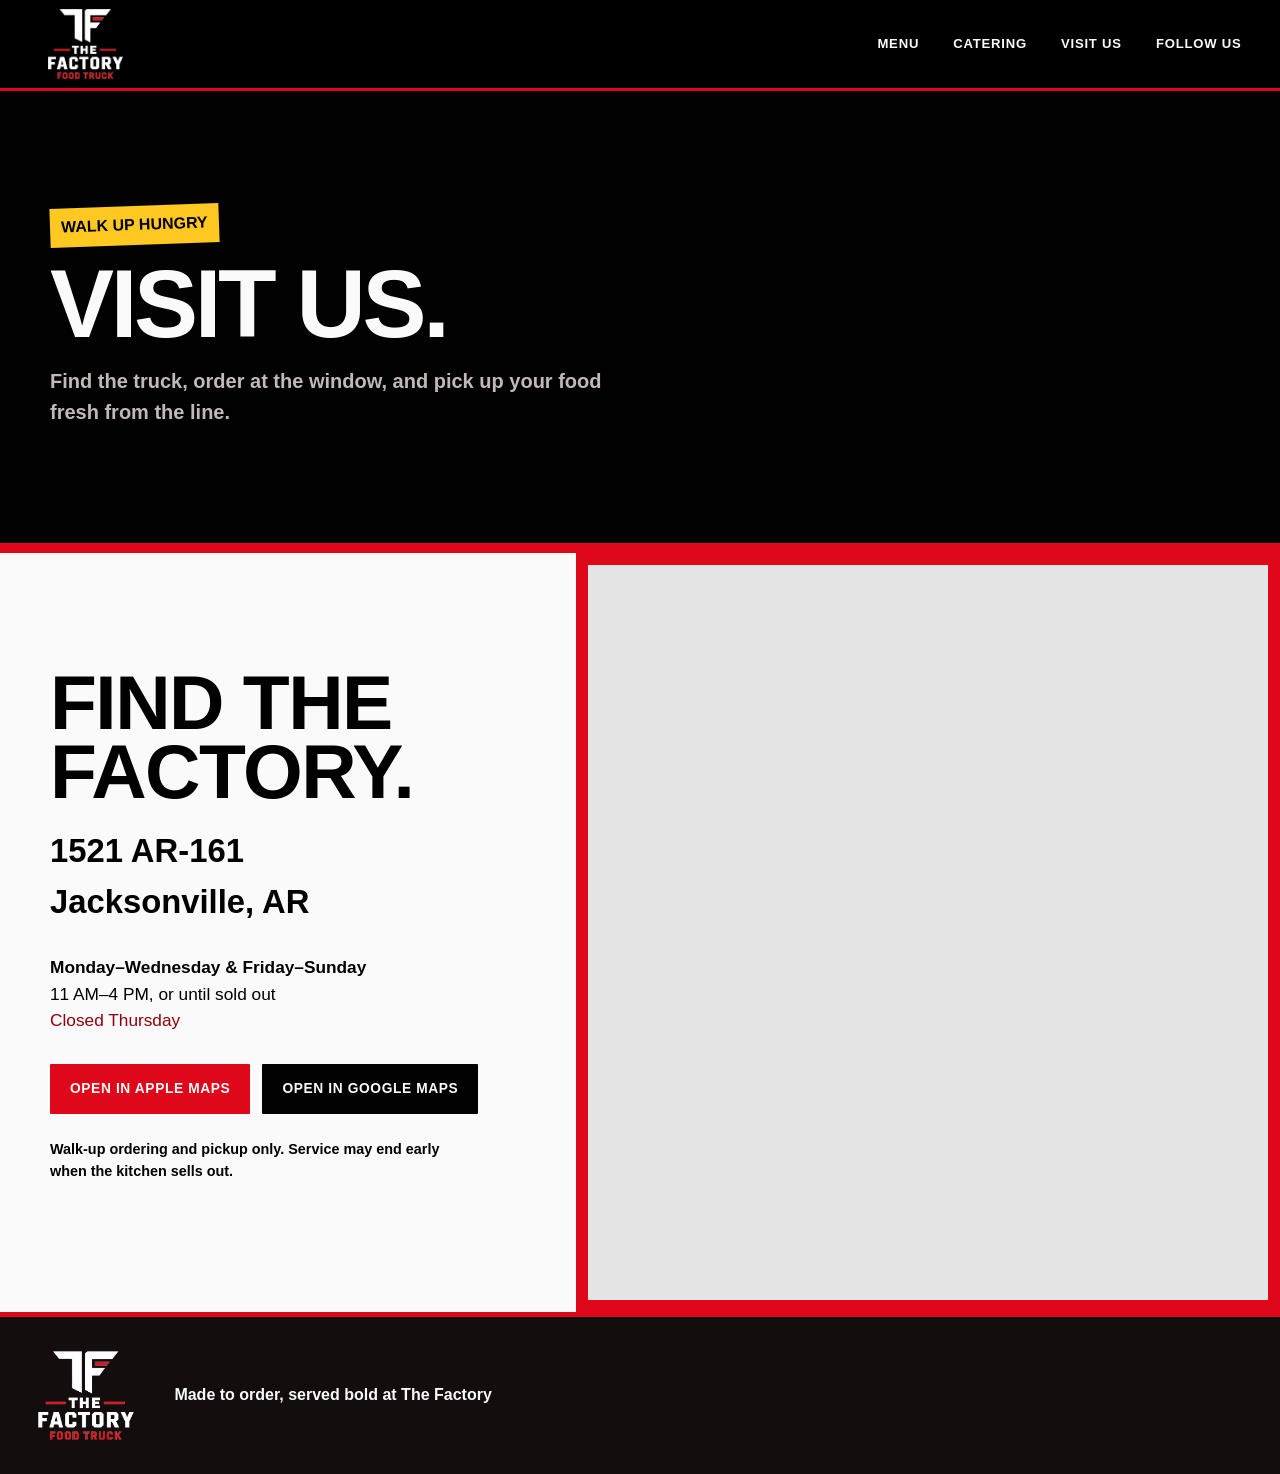
<file: visit.html>
<!doctype html>
<html lang="en">
<head>
  <meta charset="UTF-8">
  <meta name="viewport" content="width=device-width, initial-scale=1.0, viewport-fit=cover">
  <meta name="description" content="Find The Factory Food Truck at 1521 AR-161 in Jacksonville, Arkansas. View hours and map directions.">
  <meta name="theme-color" content="#090909">
  <title>Visit Us | The Factory Food Truck</title>
  <link rel="icon" href="assets/factory-logo-white.png" type="image/png">
  <link rel="stylesheet" href="styles.css?v=20260723-mobile">
</head>
<body class="visit-page">
  <a class="skip-link" href="#main">Skip to main content</a>
  <header class="site-header">
    <a class="wordmark" href="index.html#top" aria-label="The Factory home"><img src="assets/factory-logo-client-dark.png" alt="The Factory Food Truck" width="667" height="618"></a>
    <button class="nav-toggle" type="button" aria-expanded="false" aria-controls="site-nav" aria-label="Open menu"><span class="nav-toggle-bars" aria-hidden="true"></span></button>
    <nav id="site-nav" aria-label="Main navigation">
      <a href="index.html#menu">Menu</a>
      <a href="index.html#catering">Catering</a>
      <a href="index.html#visit" aria-current="page">Visit us</a>
      <a href="index.html#follow-us">Follow us</a>
    </nav>
  </header>

  <main id="main">
    <section class="page-intro"><p class="script-line">Walk up hungry</p><h1>Visit us.</h1><p>Find the truck, order at the window, and pick up your food fresh from the line.</p></section>
    <section class="visit-section" id="visit">
      <div class="visit-copy">
        <h2>Find the Factory.</h2>
        <address>1521 AR-161<br>Jacksonville, AR</address>
        <p class="visit-hours"><strong>Monday–Wednesday &amp; Friday–Sunday</strong><br>11 AM–4 PM, or until sold out<br><span>Closed Thursday</span></p>
        <div class="visit-actions">
          <a class="button button-red" href="https://maps.apple.com/?address=1521%20AR-161,%20Jacksonville,%20AR" target="_blank" rel="noopener">Open in Apple Maps</a>
          <a class="button button-dark" href="https://www.google.com/maps/search/?api=1&query=1521+AR-161+Jacksonville+AR" target="_blank" rel="noopener">Open in Google Maps</a>
        </div>
        <p class="pickup-note">Walk-up ordering and pickup only. Service may end early when the kitchen sells out.</p>
      </div>
      <div class="map-panel"><iframe title="Map showing The Factory Food Truck at 1521 AR-161 in Jacksonville, Arkansas" src="https://www.google.com/maps?q=1521%20AR-161%2C%20Jacksonville%2C%20AR&amp;output=embed" loading="lazy" referrerpolicy="no-referrer-when-downgrade" allowfullscreen></iframe></div>
    </section>
  </main>

  <footer><img class="footer-logo" src="assets/factory-logo-client-dark.png" alt="The Factory Food Truck" width="667" height="618"><p>Made to order, served bold at The Factory</p></footer>
  <script src="script.js"></script>
</body>
</html>
</file>
<file: styles.css>
:root {
  --black: oklch(0.075 0 0);
  --ink: oklch(0.12 0.008 25);
  --surface: oklch(0.17 0.012 25);
  --white: oklch(0.985 0 0);
  --muted: oklch(0.79 0.01 25);
  --red: oklch(0.57 0.23 27);
  --red-dark: oklch(0.41 0.17 27);
  --yellow: oklch(0.86 0.17 88);
  --display: Impact, Haettenschweiler, "Arial Narrow Bold", sans-serif;
  --body: Arial, Helvetica, sans-serif;
  --page: min(1180px, calc(100vw - 40px));
  --header: 78px;
}

* { box-sizing: border-box; }
html { scroll-behavior: smooth; }
body { margin: 0; color: var(--white); background: var(--black); font-family: var(--body); line-height: 1.55; overflow-x: clip; }
img { display: block; max-width: 100%; height: auto; }
a { color: inherit; }
section[id] { scroll-margin-top: calc(var(--header) + 18px); }
button, a { -webkit-tap-highlight-color: transparent; }
:focus-visible { outline: 3px solid var(--yellow); outline-offset: 4px; }

.skip-link { position: fixed; top: 8px; left: 8px; z-index: 30; padding: 12px 16px; color: var(--black); background: var(--white); transform: translateY(-140%); }
.skip-link:focus { transform: translateY(0); }

.site-header { min-height: var(--header); padding: max(9px, env(safe-area-inset-top)) max(16px, 3vw, env(safe-area-inset-right)) 9px max(16px, 3vw, env(safe-area-inset-left)); display: flex; align-items: center; justify-content: space-between; gap: 28px; border-bottom: 3px solid var(--red); background: oklch(0.075 0 0 / .97); position: sticky; top: 0; z-index: 20; }
.wordmark { width: 94px; height: 70px; display: block; text-decoration: none; }
.wordmark img { width: 100%; height: 100%; object-fit: contain; }
.site-header nav { display: flex; align-items: center; gap: 34px; }
.site-header nav a { min-height: 44px; display: flex; align-items: center; font: 800 .82rem/1 var(--body); text-decoration: none; text-transform: uppercase; letter-spacing: .06em; }
.site-header nav a:hover { color: var(--red); }
.nav-toggle { display: none; width: 48px; height: 44px; padding: 0; align-items: center; justify-content: center; color: var(--white); border: 2px solid var(--white); background: transparent; cursor: pointer; }
.nav-toggle-bars, .nav-toggle-bars::before, .nav-toggle-bars::after { content: ""; display: block; width: 22px; height: 2.5px; background: currentColor; border-radius: 2px; transition: transform .2s ease, opacity .2s ease; }
.nav-toggle-bars { position: relative; }
.nav-toggle-bars::before, .nav-toggle-bars::after { position: absolute; left: 0; }
.nav-toggle-bars::before { top: -7px; }
.nav-toggle-bars::after { top: 7px; }
.nav-toggle[aria-expanded="true"] .nav-toggle-bars { background: transparent; }
.nav-toggle[aria-expanded="true"] .nav-toggle-bars::before { top: 0; transform: rotate(45deg); }
.nav-toggle[aria-expanded="true"] .nav-toggle-bars::after { top: 0; transform: rotate(-45deg); }

.hero { min-height: calc(100svh - var(--header)); display: block; overflow: hidden; position: relative; background-color: var(--black); background-image: linear-gradient(90deg, oklch(0.075 0 0 / .94) 0%, oklch(0.075 0 0 / .82) 34%, oklch(0.075 0 0 / .42) 62%, oklch(0.075 0 0 / .12) 100%), url("assets/factory-food-collage.png"); background-size: cover; background-position: center; }
.hero-copy { width: min(690px, 57vw); min-height: calc(100svh - var(--header)); padding: clamp(28px, 4vw, 58px) 20px clamp(54px, 7vw, 88px) clamp(20px, 3.4vw, 50px); display: flex; flex-direction: column; justify-content: flex-start; position: relative; z-index: 2; }
.hero-brand { width: max-content; margin: 0 0 12px; position: relative; }
.hero-brand img { width: min(200px, 52vw); transform: rotate(-1.5deg); }
.hero h1 { margin: 0; max-width: 7ch; font: 900 clamp(4rem, 7.8vw, 6rem)/.88 var(--display); letter-spacing: -.025em; text-transform: uppercase; text-wrap: balance; }
.hero h1 span { display: block; color: var(--white); }
.hero h1 strong { width: max-content; max-width: 100%; margin-top: 8px; padding: 5px 12px 8px; display: block; color: var(--white); background: var(--red); font: inherit; transform: rotate(-1.5deg); }
.hero-lede { max-width: 520px; margin: 26px 0 0; color: var(--muted); font-size: clamp(1.05rem, 1.7vw, 1.24rem); font-weight: 700; }
.hero-actions, .visit-actions { display: flex; flex-wrap: wrap; gap: 12px; margin-top: 30px; }
.button { min-height: 50px; padding: 0 20px; display: inline-flex; align-items: center; justify-content: center; border: 0; border-radius: 1px; font: 900 .86rem/1 var(--body); text-transform: uppercase; letter-spacing: .045em; text-decoration: none; transition: transform 180ms cubic-bezier(.22, 1, .36, 1), background 180ms ease-out, color 180ms ease-out; }
.button:hover { transform: translateY(-3px) rotate(-1deg); }
.button-light { color: var(--black); background: var(--white); }
.button-outline { border: 2px solid var(--white); color: var(--white); background: transparent; }
.button-red { background: var(--red); color: var(--white); }
.button-dark { color: var(--white); background: var(--black); }
.hours-line { margin: 24px 0 0; font-size: .9rem; }
.hours-line strong { color: var(--yellow); text-transform: uppercase; }
.hours-line span { color: var(--muted); }

.page-intro { padding: clamp(64px, 9vw, 120px) max(20px, calc((100vw - 1180px) / 2)); color: var(--white); background: var(--black); border-bottom: 10px solid var(--red); }
.page-intro h1 { max-width: 8ch; margin: 18px 0 20px; font: 900 clamp(4rem, 8vw, 6rem)/.86 var(--display); letter-spacing: -.035em; text-transform: uppercase; text-wrap: balance; }
.page-intro > p:not(.script-line) { max-width: 54ch; margin: 0; color: var(--muted); font-size: clamp(1.05rem, 1.8vw, 1.25rem); font-weight: 700; }

.intro { width: 100%; margin: 0; padding: clamp(80px, 10vw, 140px) max(20px, calc((100vw - 1180px) / 2)); display: grid; grid-template-columns: .9fr 1.1fr; gap: clamp(48px, 8vw, 100px); align-items: center; color: var(--black); background: var(--white); }
.intro-logo { min-height: clamp(300px, 34vw, 470px); padding: clamp(28px, 4vw, 56px); display: flex; align-items: center; justify-content: center; background: var(--white); border: 7px solid var(--red); position: relative; transform: rotate(-1deg); }
.intro-logo img { width: 100%; max-width: 100%; max-height: 100%; margin: 0 auto; object-fit: contain; }
.intro-logo::after { content: "Made fresh"; position: absolute; right: -20px; bottom: -17px; padding: 7px 10px; color: var(--black); background: var(--yellow); font-weight: 900; text-transform: uppercase; transform: rotate(4deg); }
.intro-copy h2, .food-copy h2, .visit-copy h2, .social-section h2 { margin: 0 0 20px; font: 900 clamp(2.8rem, 6vw, 5.6rem)/.9 var(--display); letter-spacing: -.02em; text-transform: uppercase; text-wrap: balance; }
.intro-copy h2 { color: var(--red); }
.intro-copy p { max-width: 55ch; margin: 0; color: oklch(0.25 0.01 25); font-size: 1.12rem; }

.menu-section { padding: clamp(82px, 10vw, 140px) max(20px, calc((100vw - 1180px) / 2)); position: relative; color: var(--white); background: var(--ink); border-top: 10px solid var(--red); border-bottom: 10px solid var(--red); }
.menu-section::before { content: ""; position: absolute; inset: 0; pointer-events: none; background: radial-gradient(circle at 18% 20%, oklch(1 0 0 / .025) 0 1px, transparent 2px); background-size: 13px 13px; opacity: .55; }
.section-heading { position: relative; display: flex; align-items: end; justify-content: flex-end; gap: 30px; margin-bottom: 44px; border-bottom: 6px solid var(--white); }
.section-heading p { margin: 0 0 17px; color: var(--yellow); font-weight: 900; text-transform: uppercase; }
.section-heading h2 { margin: 0; color: var(--white); font: 900 clamp(3.8rem, 8vw, 6rem)/.88 var(--display); text-transform: uppercase; }
.menu-layout { position: relative; display: grid; grid-template-columns: 5fr 7fr; border-top: 2px solid oklch(1 0 0 / .55); border-left: 2px solid oklch(1 0 0 / .55); }
.menu-block { padding: clamp(28px, 4vw, 48px); border-right: 2px solid oklch(1 0 0 / .55); border-bottom: 2px solid oklch(1 0 0 / .55); }
.menu-title { display: flex; align-items: baseline; justify-content: space-between; gap: 20px; padding-bottom: 14px; border-bottom: 5px solid var(--red); }
.menu-title h3 { margin: 0; font: 900 clamp(2rem, 4vw, 3.15rem)/1 var(--display); text-transform: uppercase; }
.menu-title span { color: var(--yellow); font-weight: 900; text-transform: uppercase; font-size: .75rem; text-align: right; }
.price-list { margin: 25px 0; }
.chicken-tenders { margin-bottom: 0; }
.chicken-tenders + .price-list { margin-top: 0; }
.price-list > div { display: flex; align-items: baseline; gap: 10px; margin: 10px 0; }
.price-list > div::before { content: ""; flex: 1; order: 2; border-bottom: 2px dotted oklch(1 0 0 / .3); }
.price-list dt { order: 1; font-weight: 800; }
.price-list dd { order: 3; margin: 0; color: var(--yellow); font-weight: 900; }
.flavor-board { margin-top: 30px; padding: 22px; color: var(--black); background: var(--white); transform: rotate(-.5deg); }
.flavor-board h4, .addons h4 { margin: 0 0 12px; font: 900 1.45rem/1 var(--display); text-transform: uppercase; }
.flavor-board ul { margin: 0; padding: 0; columns: 2; list-style: none; }
.flavor-board li { margin: 8px 0; break-inside: avoid; font-size: .88rem; font-weight: 800; }
.flavor-board li::before { content: "★"; margin-right: 8px; color: var(--red); }
.new-tag { display: inline-block; padding: 2px 5px; color: var(--black); background: var(--yellow); font-size: .66rem; text-transform: uppercase; transform: rotate(-5deg); }
.dish-list > div { padding: 18px 0; border-bottom: 1px solid oklch(1 0 0 / .2); }
.dish-list h4 { margin: 0; font: 900 1.35rem/1.1 var(--display); text-transform: uppercase; }
.dish-list h4 b { float: right; color: var(--yellow); }
.dish-list p, .small-note { margin: 6px 0 0; color: var(--muted); font-size: .9rem; }
.addons { margin-top: 24px; padding: 18px; color: var(--black); background: var(--yellow); transform: rotate(.4deg); }
.addons p { margin: 0; font-size: .9rem; font-weight: 700; }
.featured-price { margin: 28px 0 16px; display: flex; align-items: baseline; gap: 10px; }
.featured-price strong { color: var(--yellow); font: 900 3rem/1 var(--display); }
.featured-price span { font-weight: 900; text-transform: uppercase; }
.drink-flavors { padding: 0; display: flex; flex-wrap: wrap; gap: 8px; list-style: none; }
.drink-flavors li { padding: 7px 10px; border: 2px solid var(--white); font-weight: 800; }
.compact { margin-bottom: 12px; }
.price-list.compact.chicken-tenders { margin-bottom: 0; }
.combo-list { display: grid; grid-template-columns: 1fr 1fr; gap: 3px; margin-top: 26px; background: var(--red); }
.combo-list > div { padding: 20px; color: var(--white); background: var(--black); }
.combo-list h4 { margin: 0; font: 900 1.4rem/1 var(--display); text-transform: uppercase; }
.combo-list p { margin: 7px 0; color: var(--muted); font-size: .88rem; }
.combo-list strong { color: var(--yellow); font-size: 1.3rem; }
.catering-note { margin: 38px 0 0; padding: 22px clamp(18px, 3vw, 30px); display: flex; align-items: center; justify-content: space-between; gap: 24px; color: var(--black); background: var(--yellow); transform: rotate(-.35deg); }
.catering-note strong { font: 900 clamp(1.5rem, 3vw, 2.1rem)/1 var(--display); text-transform: uppercase; }
.catering-note p { margin: 5px 0 0; font-weight: 800; }
.advisory { width: 100%; max-width: none; margin: 34px 0 0; padding: 18px clamp(12px, 3vw, 30px); color: var(--white); background: var(--black); border-top: 2px solid var(--red); border-bottom: 2px solid var(--red); font-size: .84rem; text-align: center; }

.food-story { padding: clamp(90px, 11vw, 150px) max(20px, calc((100vw - 1180px) / 2)); display: grid; grid-template-columns: .8fr 1.2fr .8fr; gap: clamp(22px, 5vw, 64px); align-items: center; position: relative; overflow: hidden; color: var(--white); background: var(--red); }
.food-image { margin: 0; height: min(620px, 62vw); overflow: hidden; border: 8px solid var(--white); }
.food-image img { width: 100%; height: 100%; object-fit: cover; }
.food-image:first-child { transform: rotate(-2deg); }
.front-cup { transform: translateY(46px) rotate(2deg); }
.script-line { width: max-content; margin: 0 0 18px; padding: 7px 11px; color: var(--black); background: var(--yellow); font-weight: 900; text-transform: uppercase; transform: rotate(-2deg); }
.food-copy h2 { color: var(--white); }
.food-copy p:not(.script-line) { color: var(--white); font-size: 1.08rem; }
.text-link { display: inline-block; margin-top: 18px; color: var(--white); font-weight: 900; text-underline-offset: 5px; }

.visit-section { min-height: 650px; display: grid; grid-template-columns: .9fr 1.1fr; align-items: stretch; color: var(--black); background: var(--white); }
.visit-copy { padding: clamp(72px, 9vw, 130px) clamp(28px, 7vw, 110px) clamp(72px, 9vw, 130px) max(20px, calc((100vw - 1180px) / 2)); display: flex; flex-direction: column; justify-content: center; }
.visit-copy h2 { color: var(--black); }
.visit-copy address { font-style: normal; font-size: clamp(1.4rem, 3vw, 2.05rem); font-weight: 900; }
.visit-hours { margin: 26px 0 0; font-size: 1.08rem; }
.visit-hours span { color: var(--red-dark); }
.pickup-note { max-width: 50ch; margin-top: 24px; font-size: .9rem; font-weight: 700; }
.map-panel { height: 100%; min-height: 500px; position: relative; overflow: hidden; border: 12px solid var(--red); background: oklch(.92 0 0); }
.map-panel iframe { width: 100%; height: 100%; min-height: 0; display: block; border: 0; filter: saturate(.8) contrast(1.05); }

.social-section { padding: clamp(84px, 12vw, 150px) 20px; color: var(--black); text-align: center; background: var(--white); }
.social-section > p { width: max-content; max-width: 100%; margin: 0 auto 18px; padding: 7px 10px; color: var(--black); background: var(--yellow); font-weight: 900; text-transform: uppercase; transform: rotate(-1deg); }
.social-section h2 { margin-left: auto; margin-right: auto; color: var(--black); }
.social-links { display: flex; justify-content: center; flex-wrap: wrap; gap: 12px; }
.social-links a { min-height: 50px; padding: 0 24px; display: inline-flex; align-items: center; border: 2px solid var(--black); color: var(--black); font-weight: 900; text-decoration: none; text-transform: uppercase; }
.social-links a:hover { color: var(--white); background: var(--black); }

footer { padding: 34px max(20px, calc((100vw - 1180px) / 2)) 34px clamp(16px, 3vw, 44px); display: grid; grid-template-columns: 110px 1fr; align-items: center; gap: 26px; border-top: 5px solid var(--red); background: var(--surface); }
.footer-logo { width: 96px; }
footer p { margin: 0; font-weight: 800; }

.catering-hero { min-height: min(760px, calc(100svh - var(--header))); padding: clamp(58px, 9vw, 120px) max(20px, calc((100vw - 1180px) / 2)); display: grid; grid-template-columns: 1fr .72fr; align-items: center; gap: clamp(42px, 8vw, 120px); color: var(--white); background: var(--black); border-bottom: 10px solid var(--red); }
.catering-hero-copy { max-width: 620px; }
.catering-hero-copy h1 { margin: 18px 0 24px; font: 900 clamp(4rem, 9vw, 7rem)/.86 var(--display); letter-spacing: -.035em; text-transform: uppercase; text-wrap: balance; }
.catering-hero-copy > p:not(.script-line) { max-width: 50ch; color: var(--muted); font-size: clamp(1.05rem, 1.8vw, 1.25rem); font-weight: 700; }
.catering-hero-copy .text-link { margin-top: 24px; }
.catering-hero-mark { width: min(420px, 100%); justify-self: end; padding: 20px; background: var(--surface); border: 8px solid var(--red); transform: rotate(2deg); }
.catering-hero-mark img { width: 100%; }
.catering-form-section { padding: clamp(70px, 9vw, 120px) max(20px, calc((100vw - 1000px) / 2)); color: var(--white); background: var(--black); }
.catering-form-intro { max-width: 680px; margin: 0 auto 42px; text-align: center; }
.catering-form-intro h2 { margin: 0 0 18px; font: 900 clamp(3rem, 6vw, 5.4rem)/.88 var(--display); letter-spacing: -.025em; text-transform: uppercase; text-wrap: balance; }
.catering-form-intro p { margin: 0; color: var(--muted); font-size: 1.08rem; }
.catering-form-frame { max-width: 980px; margin: 0 auto; overflow: hidden; border: 10px solid var(--red); background: var(--black); }
.native-catering-form { color: var(--white); background: var(--black); color-scheme: dark; }
.native-form-header { padding: clamp(28px, 4vw, 48px) clamp(22px, 5vw, 52px); border-bottom: 1px solid oklch(.84 0 0); }
.native-form-header h3 { margin: 0; color: var(--white); font: 900 clamp(2rem, 4vw, 3.1rem)/1 var(--display); text-transform: uppercase; }
.native-form-header p { max-width: 60ch; margin: 9px 0 0; color: var(--muted); }
.native-form-body { padding: clamp(28px, 5vw, 54px); display: grid; grid-template-columns: 1fr 1fr; gap: 26px 24px; }
.form-field, .field-group { min-width: 0; margin: 0; padding: 0; border: 0; }
.form-field-full { grid-column: 1 / -1; }
.form-field > label, .field-group legend { display: block; margin-bottom: 10px; color: var(--white); font-size: .98rem; font-weight: 800; }
.form-field > label span[aria-hidden="true"], .field-group legend span[aria-hidden="true"] { color: var(--red); }
.form-grid { display: grid; gap: 18px 24px; }
.form-grid-two { grid-template-columns: 1fr 1fr; }
.native-catering-form input, .native-catering-form select, .native-catering-form textarea { width: 100%; min-height: 48px; padding: 12px 14px; color: var(--white); background: var(--black); border: 1px solid oklch(.78 0 0); border-radius: 1px; font: inherit; }
.native-catering-form textarea { min-height: 132px; resize: vertical; }
.native-catering-form input::placeholder, .native-catering-form textarea::placeholder { color: var(--muted); opacity: 1; }
.native-catering-form input:focus, .native-catering-form select:focus, .native-catering-form textarea:focus { border-color: var(--red); outline: 3px solid oklch(.57 .23 27 / .22); outline-offset: 2px; }
.native-catering-form small { display: block; margin-top: 6px; color: var(--muted); font-size: .78rem; }
.form-submit-row { grid-column: 1 / -1; display: flex; flex-wrap: wrap; align-items: center; gap: 18px; padding-top: 8px; }
.form-submit-row .button { cursor: pointer; }
.form-submit-row .button:disabled { cursor: wait; opacity: .65; }
.form-status { flex: 1 1 300px; margin: 0; color: var(--muted); font-size: .9rem; }
.form-status.is-success { color: oklch(.76 .14 145); }
.form-status.is-error { color: var(--red); }
.form-status.is-pending { color: var(--muted); }
.sr-only { position: absolute; width: 1px; height: 1px; padding: 0; margin: -1px; overflow: hidden; clip: rect(0, 0, 0, 0); white-space: nowrap; border: 0; }
.form-fallback { max-width: 980px; margin: 18px auto 0; color: oklch(.32 .01 25); font-size: .9rem; text-align: center; }
.form-fallback a { color: var(--red-dark); font-weight: 800; }

@media (max-width: 900px) {
  .nav-toggle { display: inline-flex; }
  .site-header nav { position: absolute; top: 100%; left: 0; right: 0; padding: 12px 20px max(22px, env(safe-area-inset-bottom)); display: none; flex-direction: column; align-items: stretch; gap: 4px; background: var(--black); border-bottom: 3px solid var(--red); }
  .site-header nav.open { display: flex; }
  .site-header nav a { min-height: 48px; font-size: .9rem; }
  .hero { background-size: cover; background-image: linear-gradient(90deg, oklch(0.075 0 0 / .94) 0%, oklch(0.075 0 0 / .84) 42%, oklch(0.075 0 0 / .34) 76%, oklch(0.075 0 0 / .12) 100%), url("assets/factory-food-collage.png"); background-position: 68% center; }
  .hero-copy { width: min(680px, 72vw); min-height: 670px; }
  .intro { grid-template-columns: 1fr; }
  .section-heading { display: block; }
  .section-heading h2 { margin-top: 12px; }
  .menu-layout { grid-template-columns: 1fr; }
  .food-story { grid-template-columns: 1fr 1fr; }
  .food-copy { grid-column: 1 / -1; grid-row: 1; }
  .food-image { height: 68vw; }
  .front-cup { transform: translateY(24px) rotate(2deg); }
  .catering-hero { grid-template-columns: 1fr; min-height: auto; }
  .catering-hero-mark { justify-self: start; width: min(340px, 75vw); }
  .visit-section { grid-template-columns: 1fr; }
  .map-panel { min-height: 440px; }
}

@media (max-width: 560px) {
  :root { --page: calc(100vw - 32px); --header: calc(72px + env(safe-area-inset-top)); }
  .wordmark { width: 72px; height: 58px; }
  .hero { min-height: max(650px, calc(100svh - var(--header))); background-size: auto 100%; background-image: linear-gradient(90deg, oklch(0.075 0 0 / .95) 0%, oklch(0.075 0 0 / .88) 54%, oklch(0.075 0 0 / .42) 100%), url("assets/factory-food-collage.png"); background-position: 76% center; }
  .hero-copy { width: 100%; min-height: max(650px, calc(100svh - var(--header))); padding: 24px 20px max(54px, env(safe-area-inset-bottom)); }
  .hero-brand img { width: min(158px, 42vw); }
  .hero h1 { max-width: 6.5ch; font-size: clamp(3rem, 14vw, 4.5rem); }
  .hero h1 strong { width: max-content; max-width: calc(100vw - 40px); }
  .hero-lede { max-width: 28ch; margin-top: 20px; }
  .hero-actions { width: min(270px, 100%); flex-direction: column; gap: 10px; margin-top: 24px; }
  .hero-actions .button { width: 100%; }
  .hours-line { margin-top: 18px; }
  .intro-logo { padding: 14px; }
  .intro-logo::after { right: 0; }
  .intro { padding-top: 64px; padding-bottom: 76px; gap: 38px; }
  .intro-copy h2, .food-copy h2, .visit-copy h2, .social-section h2 { font-size: clamp(3rem, 14vw, 4.6rem); }
  .section-heading h2 { font-size: 3.55rem; }
  .menu-section { padding-left: 16px; padding-right: 16px; }
  .menu-block { padding: 26px 18px; }
  .menu-title { display: block; }
  .menu-title span { display: block; margin-top: 8px; text-align: left; }
  .menu-title h3 { font-size: clamp(2.1rem, 10vw, 3rem); }
  .price-list > div { gap: 8px; }
  .price-list dt { min-width: 0; }
  .catering-note { align-items: stretch; flex-direction: column; }
  .catering-note .button { width: 100%; }
  .flavor-board ul { columns: 1; }
  .combo-list { grid-template-columns: 1fr; }
  .dish-list h4 b { float: none; display: block; margin-top: 5px; }
  .food-story { grid-template-columns: 1fr; gap: 30px; padding: 68px 18px max(88px, env(safe-area-inset-bottom)); }
  .food-copy { grid-column: auto; grid-row: auto; order: 1; margin-bottom: 0; }
  .food-image { width: min(100%, 360px); height: min(520px, 132vw); justify-self: center; border-width: 5px; }
  .food-image:first-child { order: 2; }
  .front-cup { order: 3; transform: rotate(2deg); }
  .visit-section { min-height: auto; }
  .visit-copy { padding: 64px 20px 58px; }
  .visit-actions { flex-direction: column; align-items: stretch; margin-top: 24px; }
  .visit-actions .button { width: 100%; }
  .map-panel, .map-panel iframe { min-height: 380px; }
  .catering-form-section { padding-left: 16px; padding-right: 16px; }
  .catering-form-frame { border-width: 6px; }
  .native-form-header, .native-form-body { padding-left: 18px; padding-right: 18px; }
  .native-form-body { gap: 20px; }
  .native-catering-form input, .native-catering-form select, .native-catering-form textarea { font-size: 16px; }
  .catering-hero { padding-top: 54px; padding-bottom: 64px; }
  .catering-hero-copy h1 { font-size: clamp(3.4rem, 16vw, 5.2rem); }
  .native-form-body { grid-template-columns: 1fr; }
  .form-field-full { grid-column: auto; }
  .form-grid-two { grid-template-columns: 1fr; }
  .form-submit-row { grid-column: auto; }
  .form-submit-row .button { width: 100%; }
  .visit-copy { padding-left: 20px; padding-right: 20px; }
  .visit-actions .button { width: 100%; }
  .map-panel { min-height: 390px; border-width: 7px; }
  .map-panel iframe { min-height: 390px; }
  footer { grid-template-columns: 1fr; padding-bottom: max(34px, env(safe-area-inset-bottom)); }
}

@media (prefers-reduced-motion: reduce) {
  html { scroll-behavior: auto; }
  *, *::before, *::after { animation-duration: .01ms !important; transition-duration: .01ms !important; }
}
</file>
